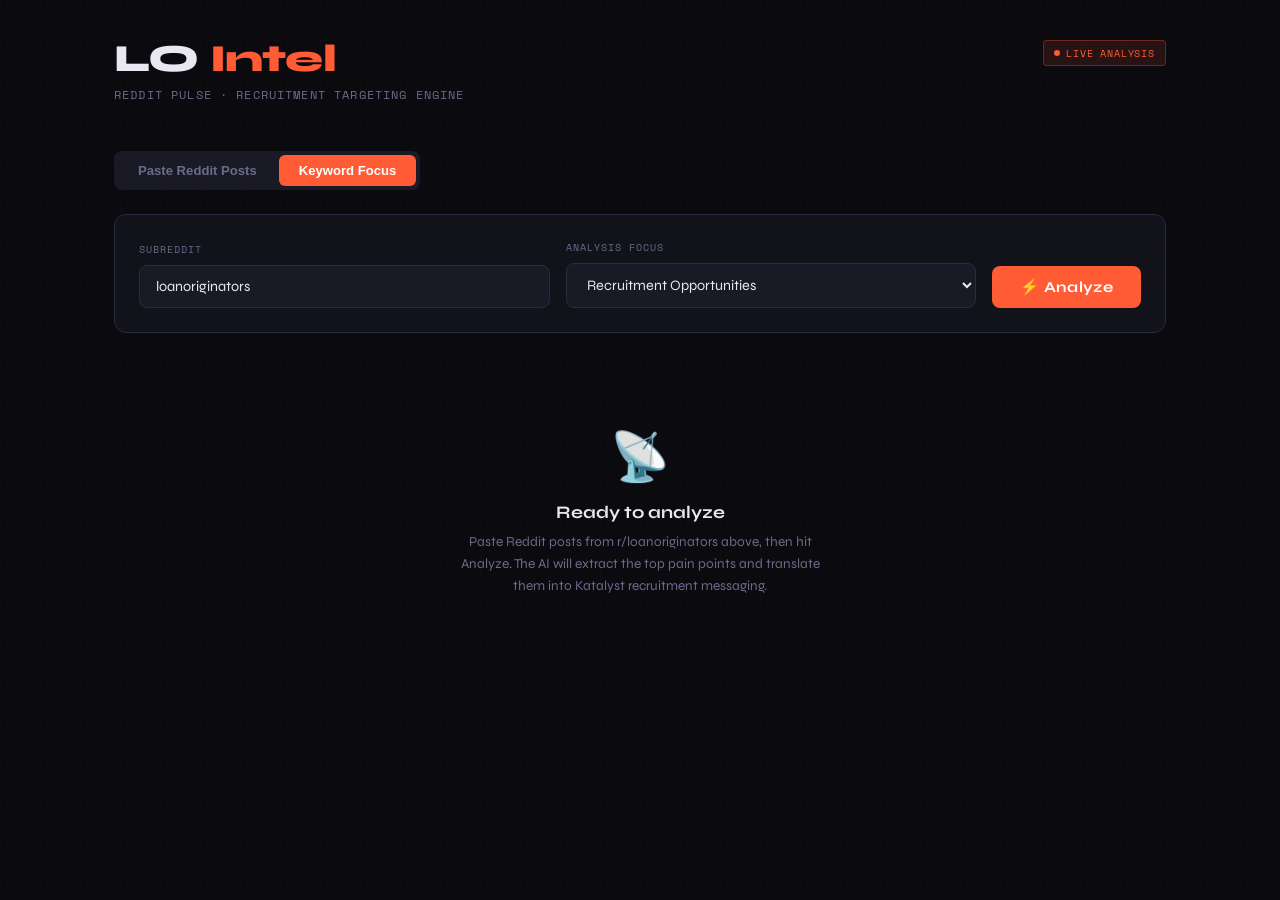
<file: lo-reddit-analyzer.html>
<!DOCTYPE html>
<html lang="en">
<head>
<meta charset="UTF-8">
<meta name="viewport" content="width=device-width, initial-scale=1.0">
<title>LO Intel — Reddit Pulse</title>
<style>
  @import url('https://fonts.googleapis.com/css2?family=Space+Mono:wght@400;700&family=Syne:wght@400;600;800&display=swap');

  :root {
    --bg: #0a0a0f;
    --surface: #12121a;
    --surface2: #1a1a26;
    --border: #2a2a40;
    --accent: #ff5c35;
    --accent2: #ffb347;
    --text: #e8e8f0;
    --muted: #6b6b8a;
    --success: #4ecdc4;
  }

  * { margin: 0; padding: 0; box-sizing: border-box; }

  body {
    background: var(--bg);
    color: var(--text);
    font-family: 'Syne', sans-serif;
    min-height: 100vh;
    overflow-x: hidden;
  }

  /* Grid background */
  body::before {
    content: '';
    position: fixed;
    inset: 0;
    background-image: 
      linear-gradient(rgba(255,92,53,0.03) 1px, transparent 1px),
      linear-gradient(90deg, rgba(255,92,53,0.03) 1px, transparent 1px);
    background-size: 40px 40px;
    pointer-events: none;
    z-index: 0;
  }

  .container {
    max-width: 1100px;
    margin: 0 auto;
    padding: 40px 24px;
    position: relative;
    z-index: 1;
  }

  /* Header */
  header {
    display: flex;
    align-items: flex-start;
    justify-content: space-between;
    margin-bottom: 48px;
    gap: 24px;
    flex-wrap: wrap;
  }

  .logo-area h1 {
    font-size: 2.4rem;
    font-weight: 800;
    letter-spacing: -0.02em;
    line-height: 1;
  }

  .logo-area h1 span {
    color: var(--accent);
  }

  .logo-area p {
    font-family: 'Space Mono', monospace;
    font-size: 0.72rem;
    color: var(--muted);
    margin-top: 8px;
    letter-spacing: 0.1em;
    text-transform: uppercase;
  }

  .badge {
    display: inline-flex;
    align-items: center;
    gap: 6px;
    background: rgba(255,92,53,0.12);
    border: 1px solid rgba(255,92,53,0.3);
    border-radius: 4px;
    padding: 4px 10px;
    font-family: 'Space Mono', monospace;
    font-size: 0.65rem;
    color: var(--accent);
    letter-spacing: 0.08em;
    text-transform: uppercase;
  }

  .dot {
    width: 6px;
    height: 6px;
    background: var(--accent);
    border-radius: 50%;
    animation: pulse 1.5s ease-in-out infinite;
  }

  @keyframes pulse {
    0%, 100% { opacity: 1; transform: scale(1); }
    50% { opacity: 0.5; transform: scale(0.8); }
  }

  /* Controls */
  .controls {
    background: var(--surface);
    border: 1px solid var(--border);
    border-radius: 12px;
    padding: 24px;
    margin-bottom: 32px;
    display: grid;
    grid-template-columns: 1fr 1fr auto;
    gap: 16px;
    align-items: end;
  }

  .field label {
    display: block;
    font-family: 'Space Mono', monospace;
    font-size: 0.65rem;
    text-transform: uppercase;
    letter-spacing: 0.1em;
    color: var(--muted);
    margin-bottom: 8px;
  }

  .field input, .field select {
    width: 100%;
    background: var(--surface2);
    border: 1px solid var(--border);
    border-radius: 8px;
    padding: 12px 16px;
    color: var(--text);
    font-family: 'Syne', sans-serif;
    font-size: 0.9rem;
    outline: none;
    transition: border-color 0.2s;
  }

  .field input:focus, .field select:focus {
    border-color: var(--accent);
  }

  .field select option { background: var(--surface2); }

  .analyze-btn {
    background: var(--accent);
    color: #fff;
    border: none;
    border-radius: 8px;
    padding: 12px 28px;
    font-family: 'Syne', sans-serif;
    font-size: 0.95rem;
    font-weight: 700;
    cursor: pointer;
    white-space: nowrap;
    transition: all 0.2s;
    letter-spacing: 0.02em;
  }

  .analyze-btn:hover { background: #ff3d1a; transform: translateY(-1px); }
  .analyze-btn:active { transform: translateY(0); }
  .analyze-btn:disabled { opacity: 0.5; cursor: not-allowed; transform: none; }

  /* Status bar */
  .status-bar {
    background: var(--surface);
    border: 1px solid var(--border);
    border-radius: 8px;
    padding: 12px 20px;
    margin-bottom: 32px;
    font-family: 'Space Mono', monospace;
    font-size: 0.75rem;
    color: var(--muted);
    display: none;
    align-items: center;
    gap: 12px;
  }

  .status-bar.visible { display: flex; }
  .status-bar .spinner {
    width: 14px;
    height: 14px;
    border: 2px solid var(--border);
    border-top-color: var(--accent);
    border-radius: 50%;
    animation: spin 0.8s linear infinite;
    flex-shrink: 0;
  }
  @keyframes spin { to { transform: rotate(360deg); } }

  /* Top 10 cards */
  .results-header {
    display: flex;
    align-items: center;
    justify-content: space-between;
    margin-bottom: 20px;
  }

  .results-header h2 {
    font-size: 1.3rem;
    font-weight: 800;
    letter-spacing: -0.01em;
  }

  .results-header .count-badge {
    font-family: 'Space Mono', monospace;
    font-size: 0.7rem;
    color: var(--muted);
    background: var(--surface);
    border: 1px solid var(--border);
    padding: 4px 12px;
    border-radius: 4px;
  }

  .complaint-grid {
    display: flex;
    flex-direction: column;
    gap: 12px;
  }

  .complaint-card {
    background: var(--surface);
    border: 1px solid var(--border);
    border-radius: 12px;
    padding: 20px 24px;
    display: grid;
    grid-template-columns: 48px 1fr auto;
    gap: 16px;
    align-items: start;
    transition: border-color 0.2s, transform 0.2s;
    animation: fadeInUp 0.4s ease both;
  }

  @keyframes fadeInUp {
    from { opacity: 0; transform: translateY(16px); }
    to { opacity: 1; transform: translateY(0); }
  }

  .complaint-card:hover {
    border-color: rgba(255,92,53,0.4);
    transform: translateX(4px);
  }

  .rank-num {
    font-family: 'Space Mono', monospace;
    font-size: 1.8rem;
    font-weight: 700;
    line-height: 1;
    color: var(--border);
  }

  .complaint-card.top3 .rank-num { color: var(--accent); }
  .complaint-card.top3 { border-color: rgba(255,92,53,0.25); }

  .card-body h3 {
    font-size: 1rem;
    font-weight: 700;
    margin-bottom: 6px;
    letter-spacing: -0.01em;
  }

  .card-body .complaint-text {
    font-size: 0.85rem;
    color: var(--muted);
    line-height: 1.6;
    margin-bottom: 10px;
  }

  .opportunity-tag {
    display: inline-flex;
    align-items: center;
    gap: 6px;
    background: rgba(78,205,196,0.1);
    border: 1px solid rgba(78,205,196,0.25);
    border-radius: 4px;
    padding: 4px 10px;
    font-size: 0.72rem;
    color: var(--success);
    font-weight: 600;
    letter-spacing: 0.03em;
  }

  .heat-bar {
    display: flex;
    flex-direction: column;
    align-items: flex-end;
    gap: 4px;
    min-width: 70px;
  }

  .heat-score {
    font-family: 'Space Mono', monospace;
    font-size: 1.4rem;
    font-weight: 700;
    color: var(--accent);
    line-height: 1;
  }

  .heat-label {
    font-family: 'Space Mono', monospace;
    font-size: 0.6rem;
    color: var(--muted);
    text-transform: uppercase;
    letter-spacing: 0.08em;
  }

  .heat-fill {
    width: 60px;
    height: 4px;
    background: var(--border);
    border-radius: 2px;
    overflow: hidden;
  }

  .heat-fill-inner {
    height: 100%;
    background: linear-gradient(90deg, var(--accent2), var(--accent));
    border-radius: 2px;
    transition: width 1s ease;
  }

  /* Empty state */
  .empty-state {
    text-align: center;
    padding: 64px 24px;
    color: var(--muted);
  }

  .empty-state .icon {
    font-size: 3rem;
    margin-bottom: 16px;
  }

  .empty-state h3 {
    font-size: 1.1rem;
    font-weight: 700;
    margin-bottom: 8px;
    color: var(--text);
  }

  .empty-state p {
    font-size: 0.85rem;
    max-width: 380px;
    margin: 0 auto;
    line-height: 1.6;
  }

  /* Summary bar */
  .summary-strip {
    background: linear-gradient(135deg, rgba(255,92,53,0.1), rgba(255,179,71,0.08));
    border: 1px solid rgba(255,92,53,0.2);
    border-radius: 12px;
    padding: 20px 24px;
    margin-bottom: 32px;
    display: none;
  }

  .summary-strip.visible { display: block; }

  .summary-strip h3 {
    font-size: 0.8rem;
    font-family: 'Space Mono', monospace;
    text-transform: uppercase;
    letter-spacing: 0.1em;
    color: var(--accent);
    margin-bottom: 8px;
  }

  .summary-strip p {
    font-size: 0.9rem;
    color: var(--text);
    line-height: 1.7;
  }

  /* Paste mode toggle */
  .mode-tabs {
    display: flex;
    gap: 2px;
    background: var(--surface2);
    border-radius: 8px;
    padding: 4px;
    margin-bottom: 24px;
    width: fit-content;
  }

  .mode-tab {
    padding: 8px 20px;
    border-radius: 6px;
    font-size: 0.82rem;
    font-weight: 600;
    cursor: pointer;
    transition: all 0.2s;
    border: none;
    background: transparent;
    color: var(--muted);
  }

  .mode-tab.active {
    background: var(--accent);
    color: #fff;
  }

  .paste-area {
    display: none;
    margin-bottom: 16px;
  }

  .paste-area.visible { display: block; }

  .paste-area textarea {
    width: 100%;
    background: var(--surface2);
    border: 1px solid var(--border);
    border-radius: 8px;
    padding: 16px;
    color: var(--text);
    font-family: 'Space Mono', monospace;
    font-size: 0.78rem;
    line-height: 1.6;
    resize: vertical;
    min-height: 140px;
    outline: none;
    transition: border-color 0.2s;
  }

  .paste-area textarea:focus { border-color: var(--accent); }
  .paste-area textarea::placeholder { color: var(--muted); }

  @media (max-width: 640px) {
    .controls { grid-template-columns: 1fr; }
    .complaint-card { grid-template-columns: 40px 1fr; }
    .heat-bar { display: none; }
    .logo-area h1 { font-size: 1.8rem; }
  }
</style>
</head>
<body>
<div class="container">

  <header>
    <div class="logo-area">
      <h1>LO <span>Intel</span></h1>
      <p>Reddit Pulse · Recruitment Targeting Engine</p>
    </div>
    <div class="badge"><div class="dot"></div> Live Analysis</div>
  </header>

  <!-- Mode toggle -->
  <div class="mode-tabs">
    <button class="mode-tab active" onclick="setMode('paste')">Paste Reddit Posts</button>
    <button class="mode-tab" onclick="setMode('keywords')">Keyword Focus</button>
  </div>

  <div class="controls">
    <div class="field" id="subfield">
      <label>Subreddit</label>
      <input type="text" id="subreddit" value="loanoriginators" placeholder="loanoriginators">
    </div>
    <div class="field">
      <label>Analysis Focus</label>
      <select id="focus">
        <option value="recruitment">Recruitment Opportunities</option>
        <option value="complaints">Top Complaints</option>
        <option value="company">Company Gripes</option>
        <option value="comp">Compensation Issues</option>
        <option value="tech">Technology Frustrations</option>
      </select>
    </div>
    <button class="analyze-btn" id="analyzeBtn" onclick="analyze()">⚡ Analyze</button>
  </div>

  <div class="paste-area visible" id="pasteArea">
    <div class="field">
      <label>Paste Reddit posts/comments here (copy from r/loanoriginators)</label>
      <textarea id="pasteInput" placeholder="Paste any Reddit posts, threads, or comments from r/loanoriginators here. The more text you paste, the better the analysis. You can copy entire comment threads.&#10;&#10;Example: Just copy text from reddit.com/r/loanoriginators and paste it here..."></textarea>
    </div>
  </div>

  <div class="status-bar" id="statusBar">
    <div class="spinner"></div>
    <span id="statusText">Analyzing sentiment patterns...</span>
  </div>

  <div class="summary-strip" id="summaryStrip">
    <h3>📍 Katalyst Recruitment Insight</h3>
    <p id="summaryText"></p>
  </div>

  <div class="results-header" id="resultsHeader" style="display:none">
    <h2>Top Pain Points & Opportunities</h2>
    <div class="count-badge" id="sourceCount">— posts analyzed</div>
  </div>

  <div class="complaint-grid" id="complaintGrid">
    <div class="empty-state">
      <div class="icon">📡</div>
      <h3>Ready to analyze</h3>
      <p>Paste Reddit posts from r/loanoriginators above, then hit Analyze. The AI will extract the top pain points and translate them into Katalyst recruitment messaging.</p>
    </div>
  </div>

</div>

<script>
let currentMode = 'paste';

function setMode(mode) {
  currentMode = mode;
  document.querySelectorAll('.mode-tab').forEach((t, i) => {
    t.classList.toggle('active', (i === 0 && mode === 'paste') || (i === 1 && mode === 'keywords'));
  });
  document.getElementById('pasteArea').classList.toggle('visible', mode === 'paste');
}

function setStatus(text, visible = true) {
  const bar = document.getElementById('statusBar');
  document.getElementById('statusText').textContent = text;
  bar.classList.toggle('visible', visible);
}

async function analyze() {
  const btn = document.getElementById('analyzeBtn');
  const focus = document.getElementById('focus').value;
  const subreddit = document.getElementById('subreddit').value || 'loanoriginators';
  const pastedText = document.getElementById('pasteInput').value.trim();

  if (currentMode === 'paste' && !pastedText) {
    alert('Please paste some Reddit text first!');
    return;
  }

  btn.disabled = true;
  setStatus('Sending to AI for analysis...');
  document.getElementById('summaryStrip').classList.remove('visible');
  document.getElementById('resultsHeader').style.display = 'none';

  const systemPrompt = `You are a mortgage industry recruitment strategist analyzing loan officer (LO) complaints and grievances from Reddit. Your job is to identify the top pain points and translate them into recruitment opportunities for The Katalyst Group, a high-performance mortgage team under ETHOS Lending.

When analyzing text, extract the genuine complaints, frustrations, and pain points that LOs are expressing. Then for each one, identify how a well-run mortgage team could position itself as the solution.

ALWAYS respond with valid JSON only. No markdown, no preamble. Format:
{
  "summary": "1-2 sentence executive summary of the biggest themes for Katalyst's recruitment strategy",
  "postsAnalyzed": <estimated number of posts/comments in the text>,
  "complaints": [
    {
      "rank": 1,
      "title": "Short pain point title",
      "complaint": "What LOs are actually saying/feeling about this (2-3 sentences, use their voice)",
      "opportunity": "How Katalyst can position this in recruitment messaging (1 sentence)",
      "heatScore": <number 1-100 representing frequency/intensity>
    }
  ]
}

Return exactly 10 complaints ranked by frequency and emotional intensity.`;

  const userPrompt = currentMode === 'paste'
    ? `Analyze these Reddit posts/comments from r/${subreddit} and extract the top 10 LO pain points. Focus: ${focus}.\n\nText to analyze:\n\n${pastedText}`
    : `Based on your knowledge of r/${subreddit} and the mortgage LO community, generate the top 10 most common pain points and complaints that loan originators express online. Focus especially on: ${focus}. Make this realistic and specific to what LOs actually post about.`;

  try {
    setStatus('AI is reading the posts...');
    const response = await fetch('https://api.anthropic.com/v1/messages', {
      method: 'POST',
      headers: { 'Content-Type': 'application/json' },
      body: JSON.stringify({
        model: 'claude-sonnet-4-20250514',
        max_tokens: 1000,
        system: systemPrompt,
        messages: [{ role: 'user', content: userPrompt }]
      })
    });

    const data = await response.json();
    const raw = data.content.map(b => b.text || '').join('');
    
    // Clean JSON
    const cleaned = raw.replace(/```json|```/g, '').trim();
    const result = JSON.parse(cleaned);

    setStatus('', false);
    renderResults(result);

  } catch (err) {
    console.error(err);
    setStatus('Error — check console. Try again.', true);
  }

  btn.disabled = false;
}

function renderResults(data) {
  // Summary
  document.getElementById('summaryText').textContent = data.summary;
  document.getElementById('summaryStrip').classList.add('visible');

  // Header
  document.getElementById('resultsHeader').style.display = 'flex';
  document.getElementById('sourceCount').textContent = `~${data.postsAnalyzed} posts analyzed`;

  // Cards
  const grid = document.getElementById('complaintGrid');
  grid.innerHTML = '';

  data.complaints.forEach((item, idx) => {
    const card = document.createElement('div');
    card.className = `complaint-card${idx < 3 ? ' top3' : ''}`;
    card.style.animationDelay = `${idx * 0.05}s`;

    const fillPct = Math.round((item.heatScore / 100) * 100);

    card.innerHTML = `
      <div class="rank-num">${String(item.rank).padStart(2,'0')}</div>
      <div class="card-body">
        <h3>${item.title}</h3>
        <p class="complaint-text">${item.complaint}</p>
        <div class="opportunity-tag">💡 ${item.opportunity}</div>
      </div>
      <div class="heat-bar">
        <div class="heat-score">${item.heatScore}</div>
        <div class="heat-label">heat</div>
        <div class="heat-fill"><div class="heat-fill-inner" style="width:${fillPct}%"></div></div>
      </div>
    `;
    grid.appendChild(card);
  });
}

// Auto-load with knowledge-based analysis on page load so Trevor sees value immediately
window.addEventListener('load', () => {
  // Trigger a knowledge-based analysis automatically
  setTimeout(() => {
    setMode('keywords');
    document.querySelector('.mode-tab:last-child').click();
    // Quietly pre-populate
  }, 500);
});
</script>
</body>
</html>
</file>
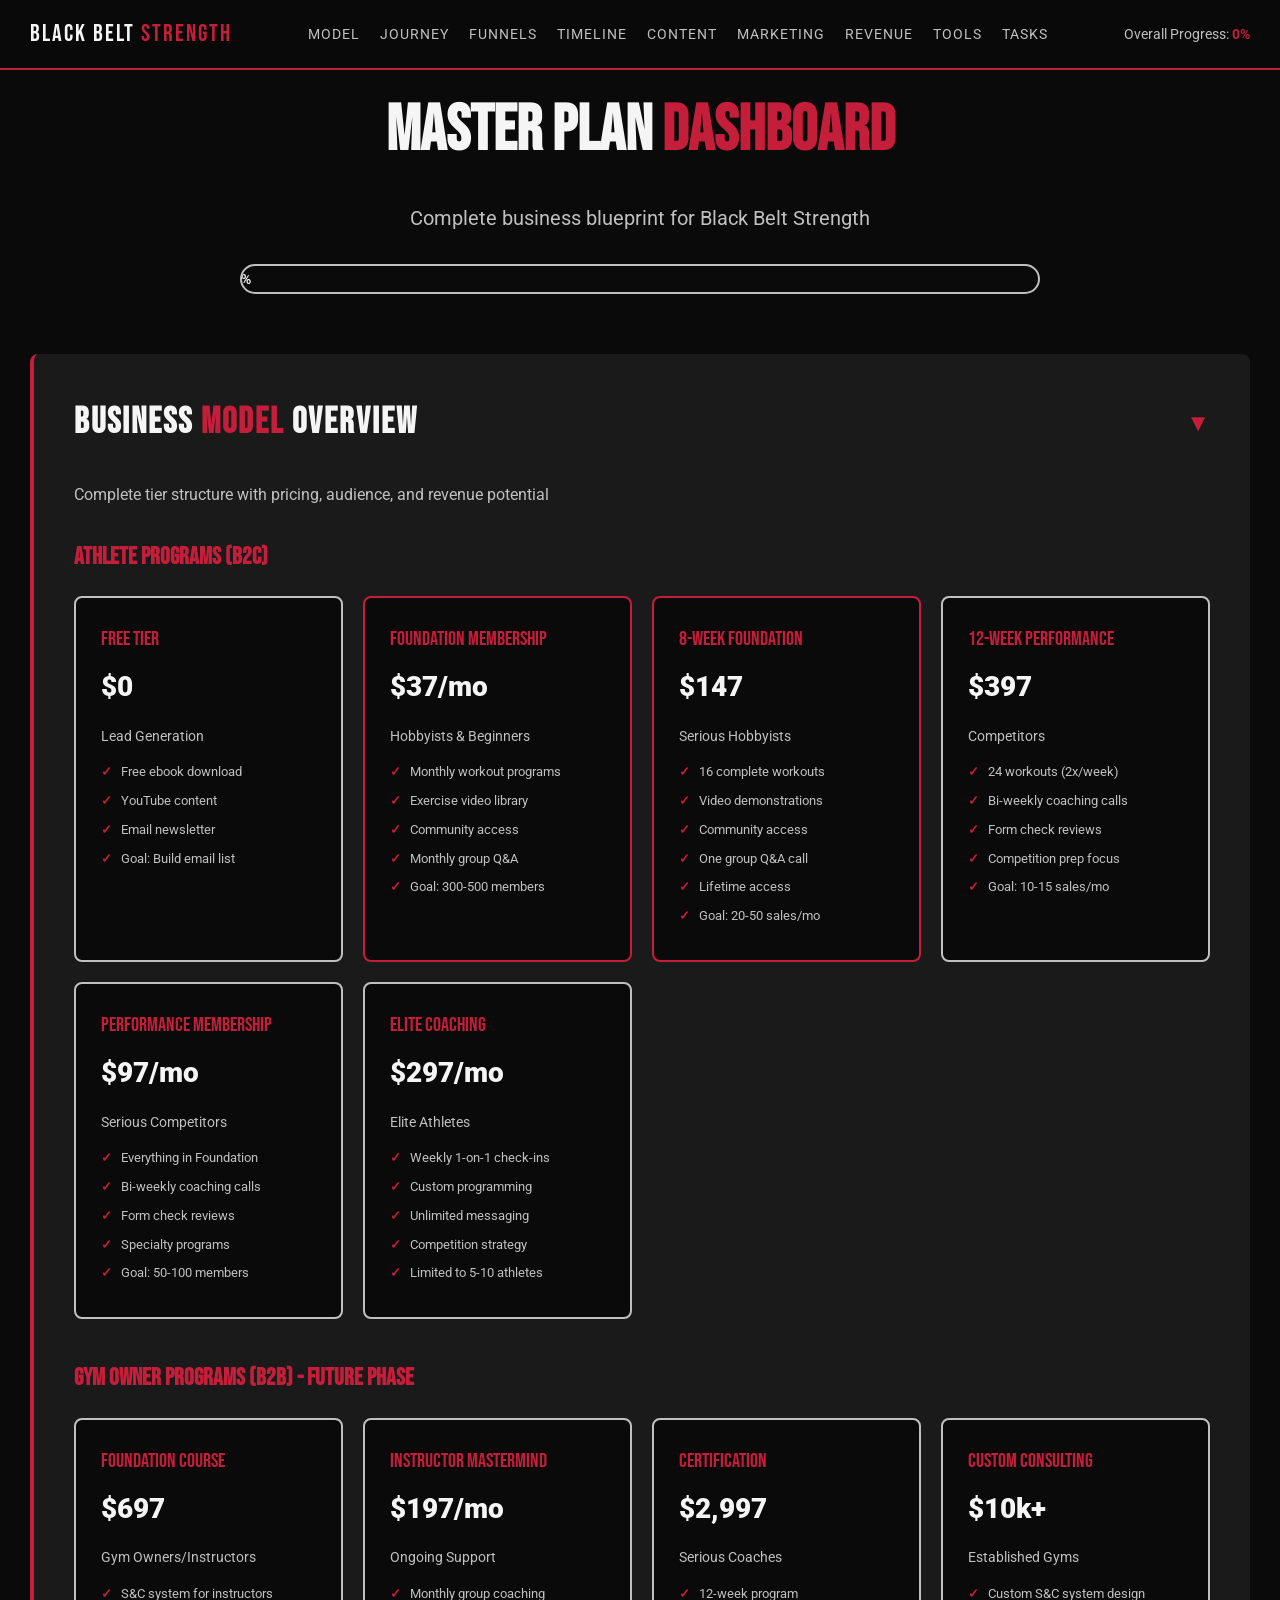
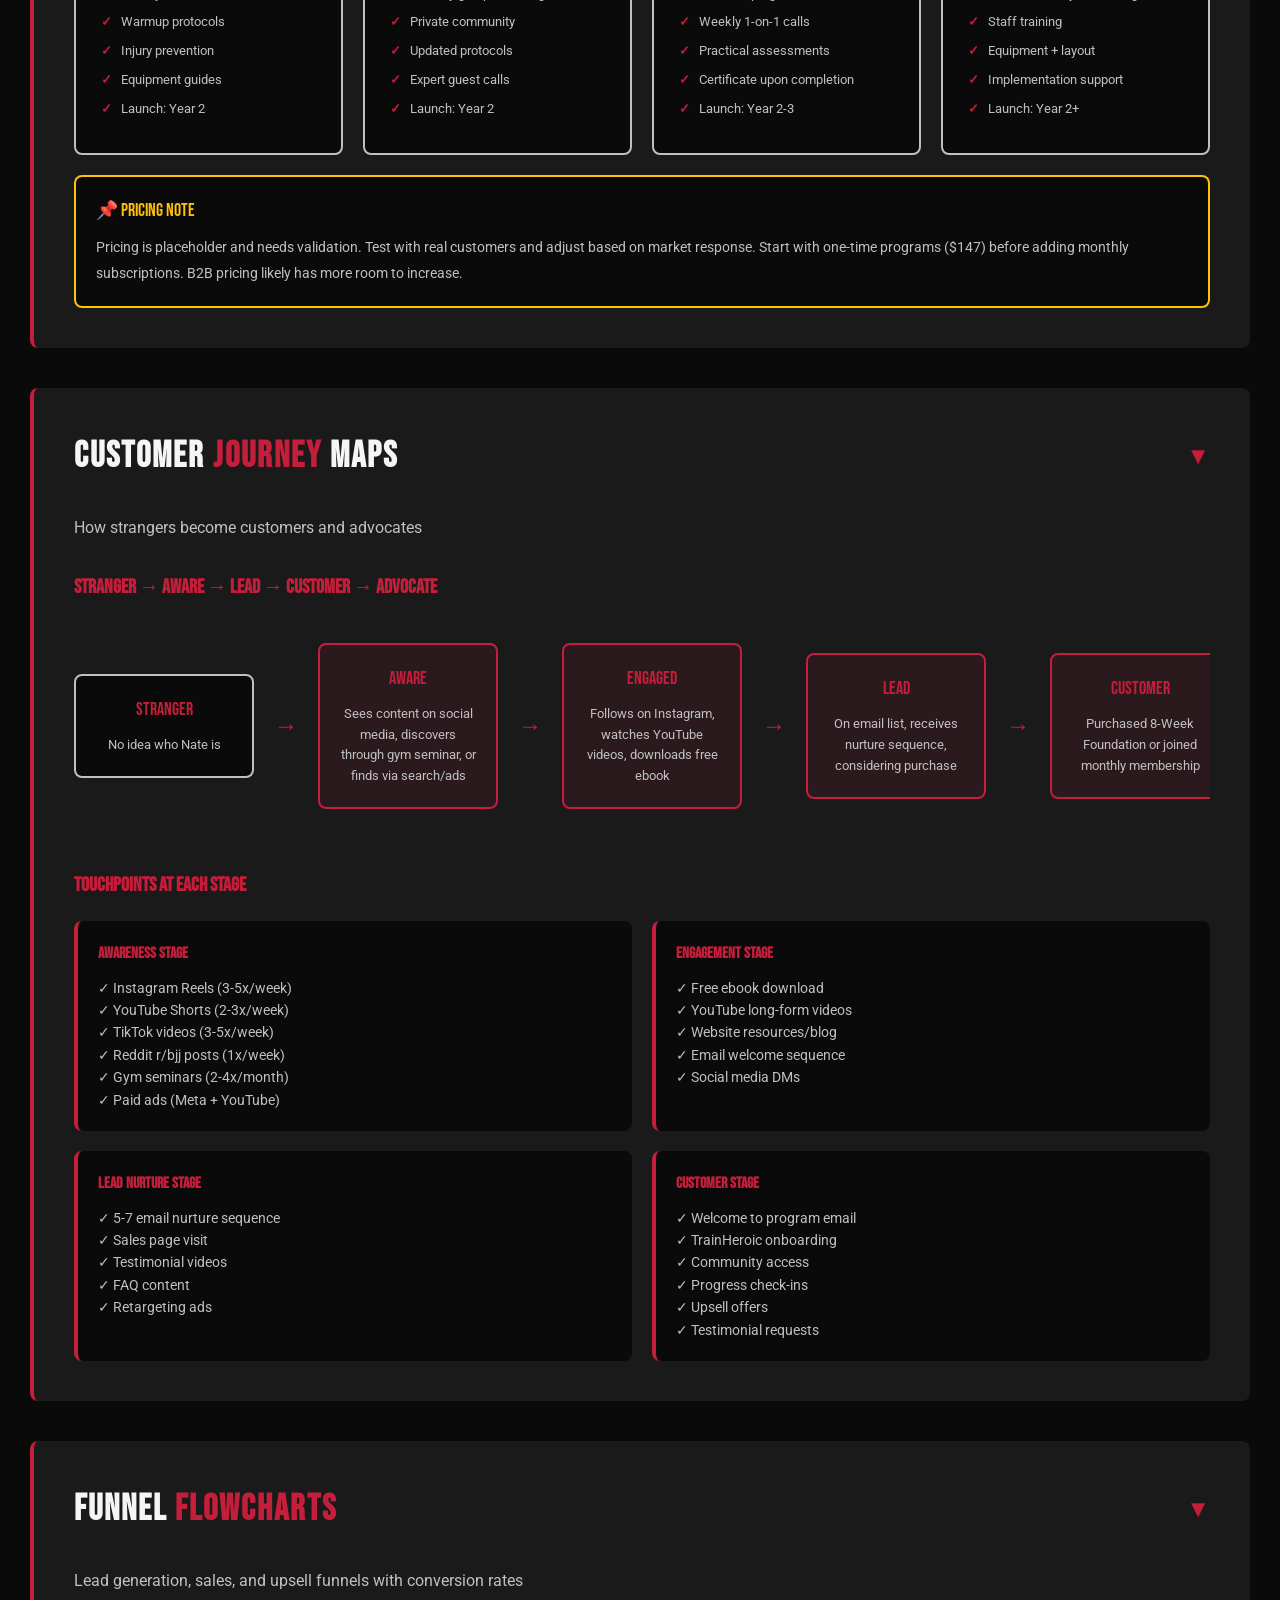
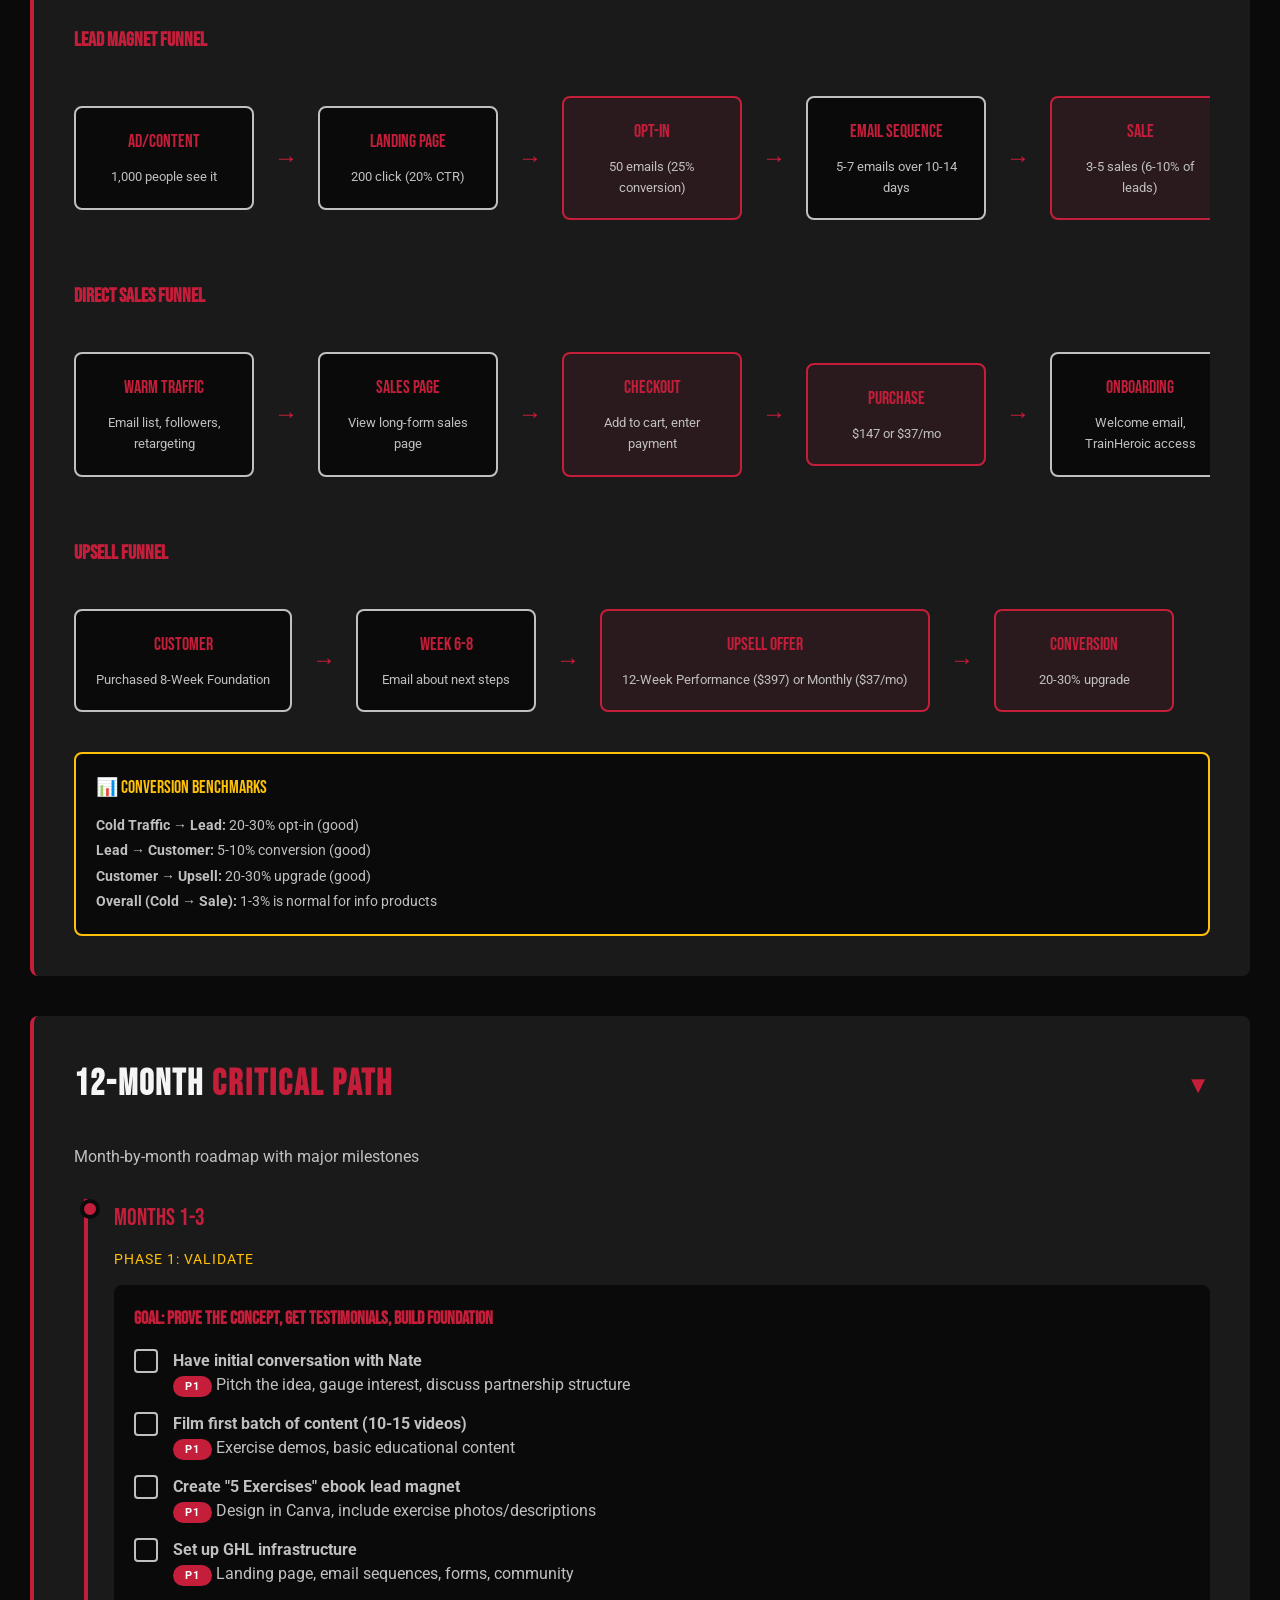
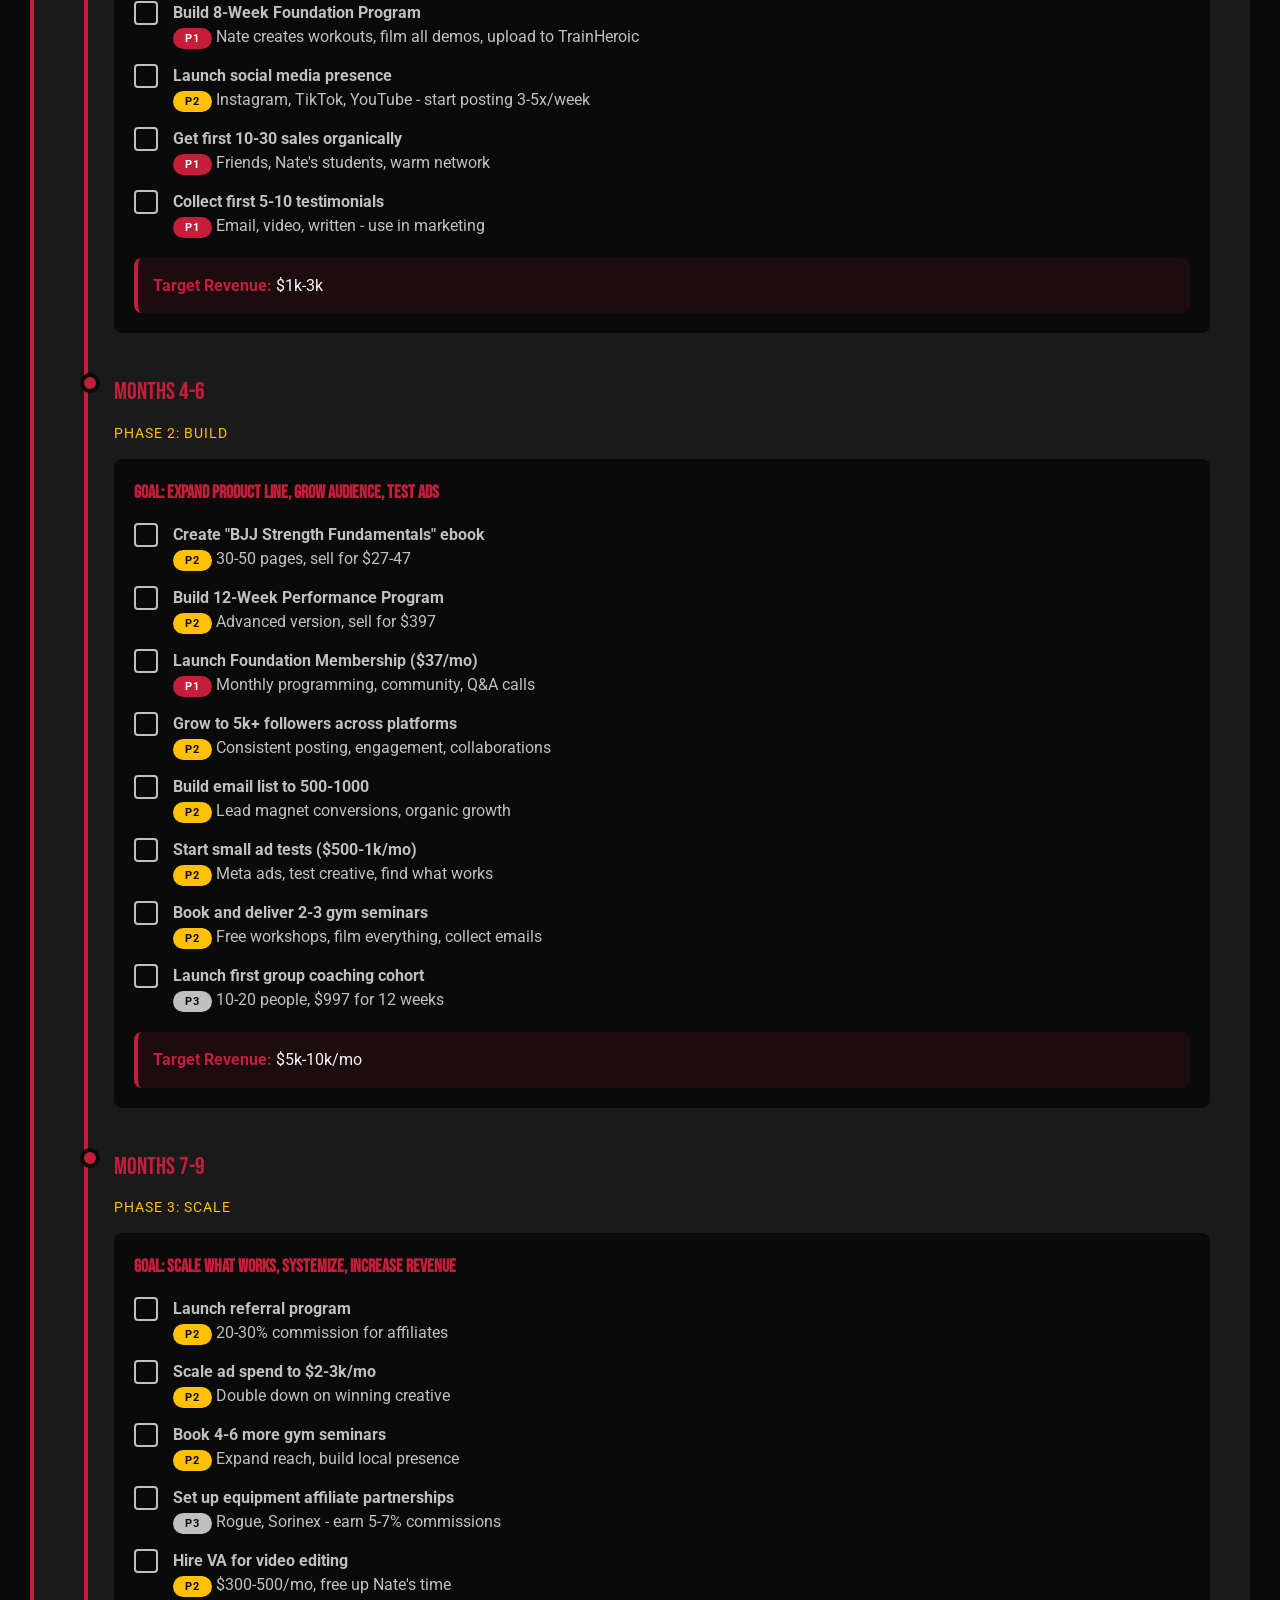
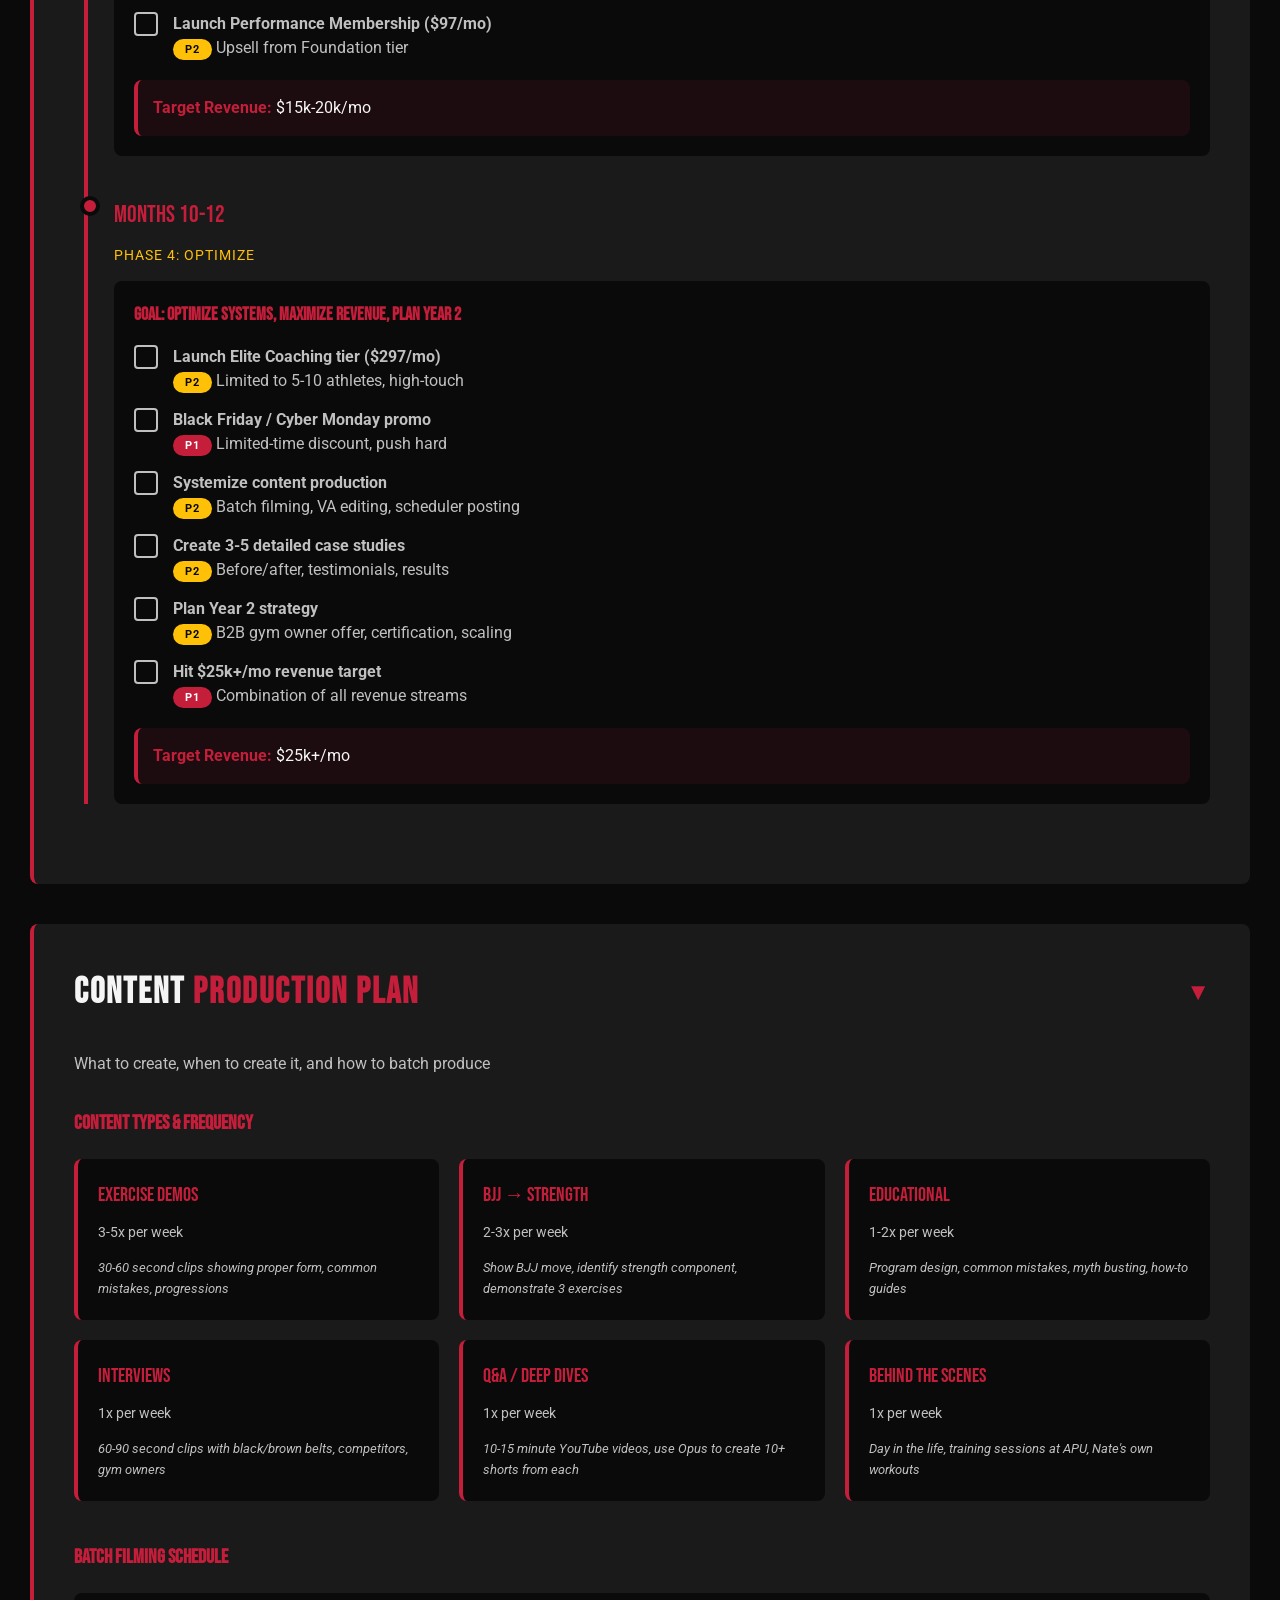
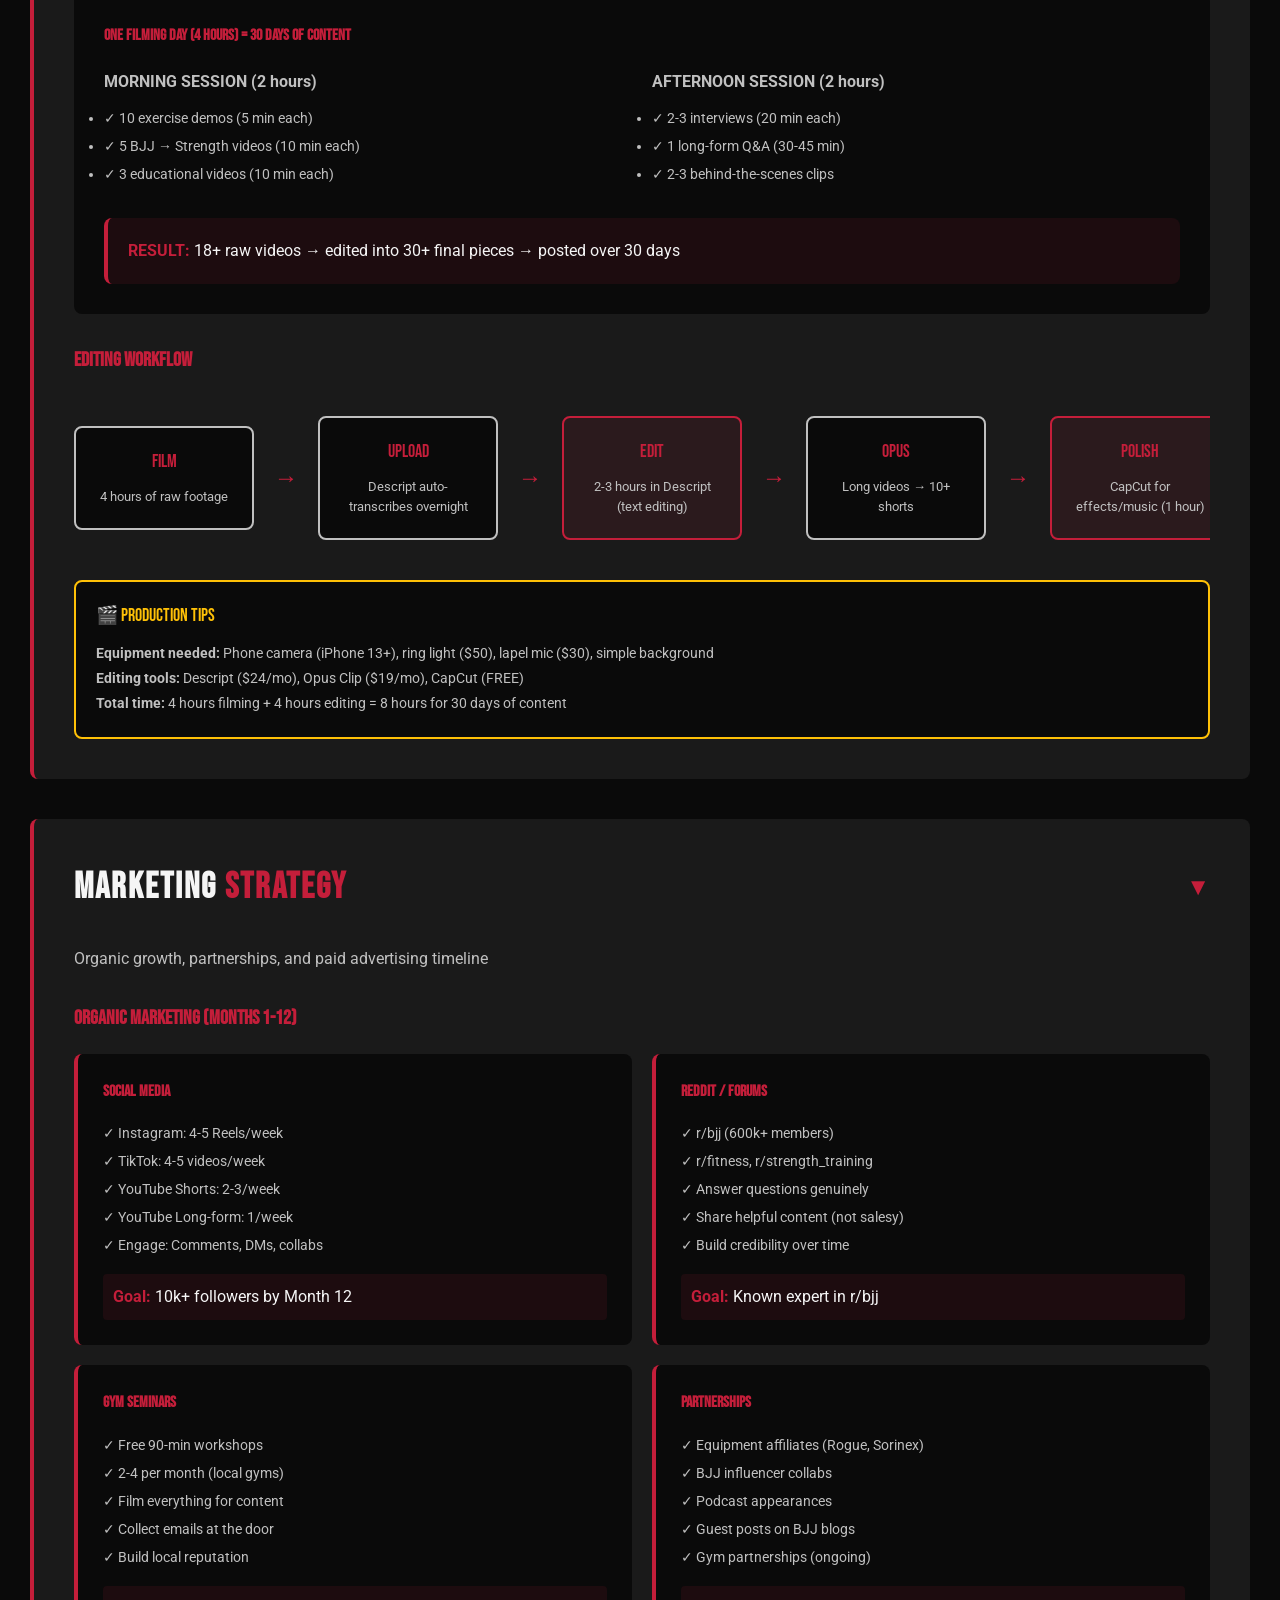
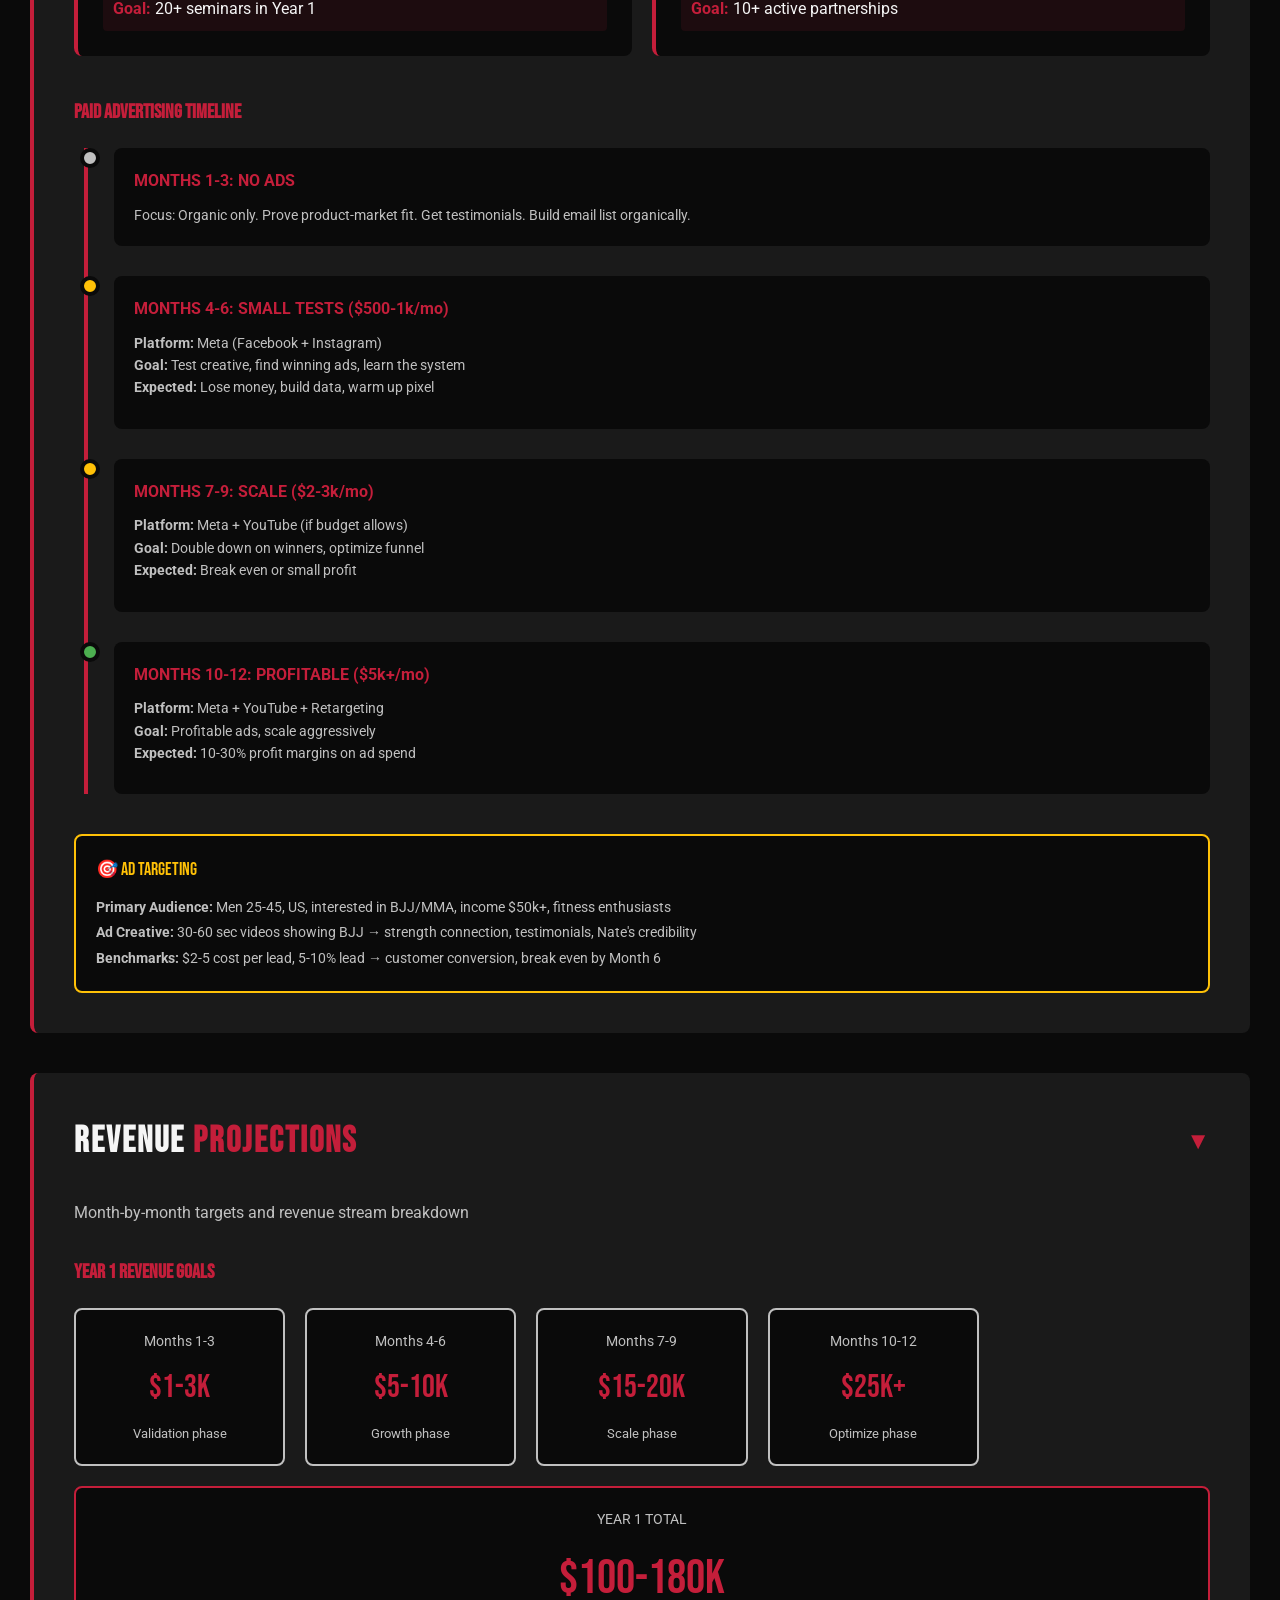
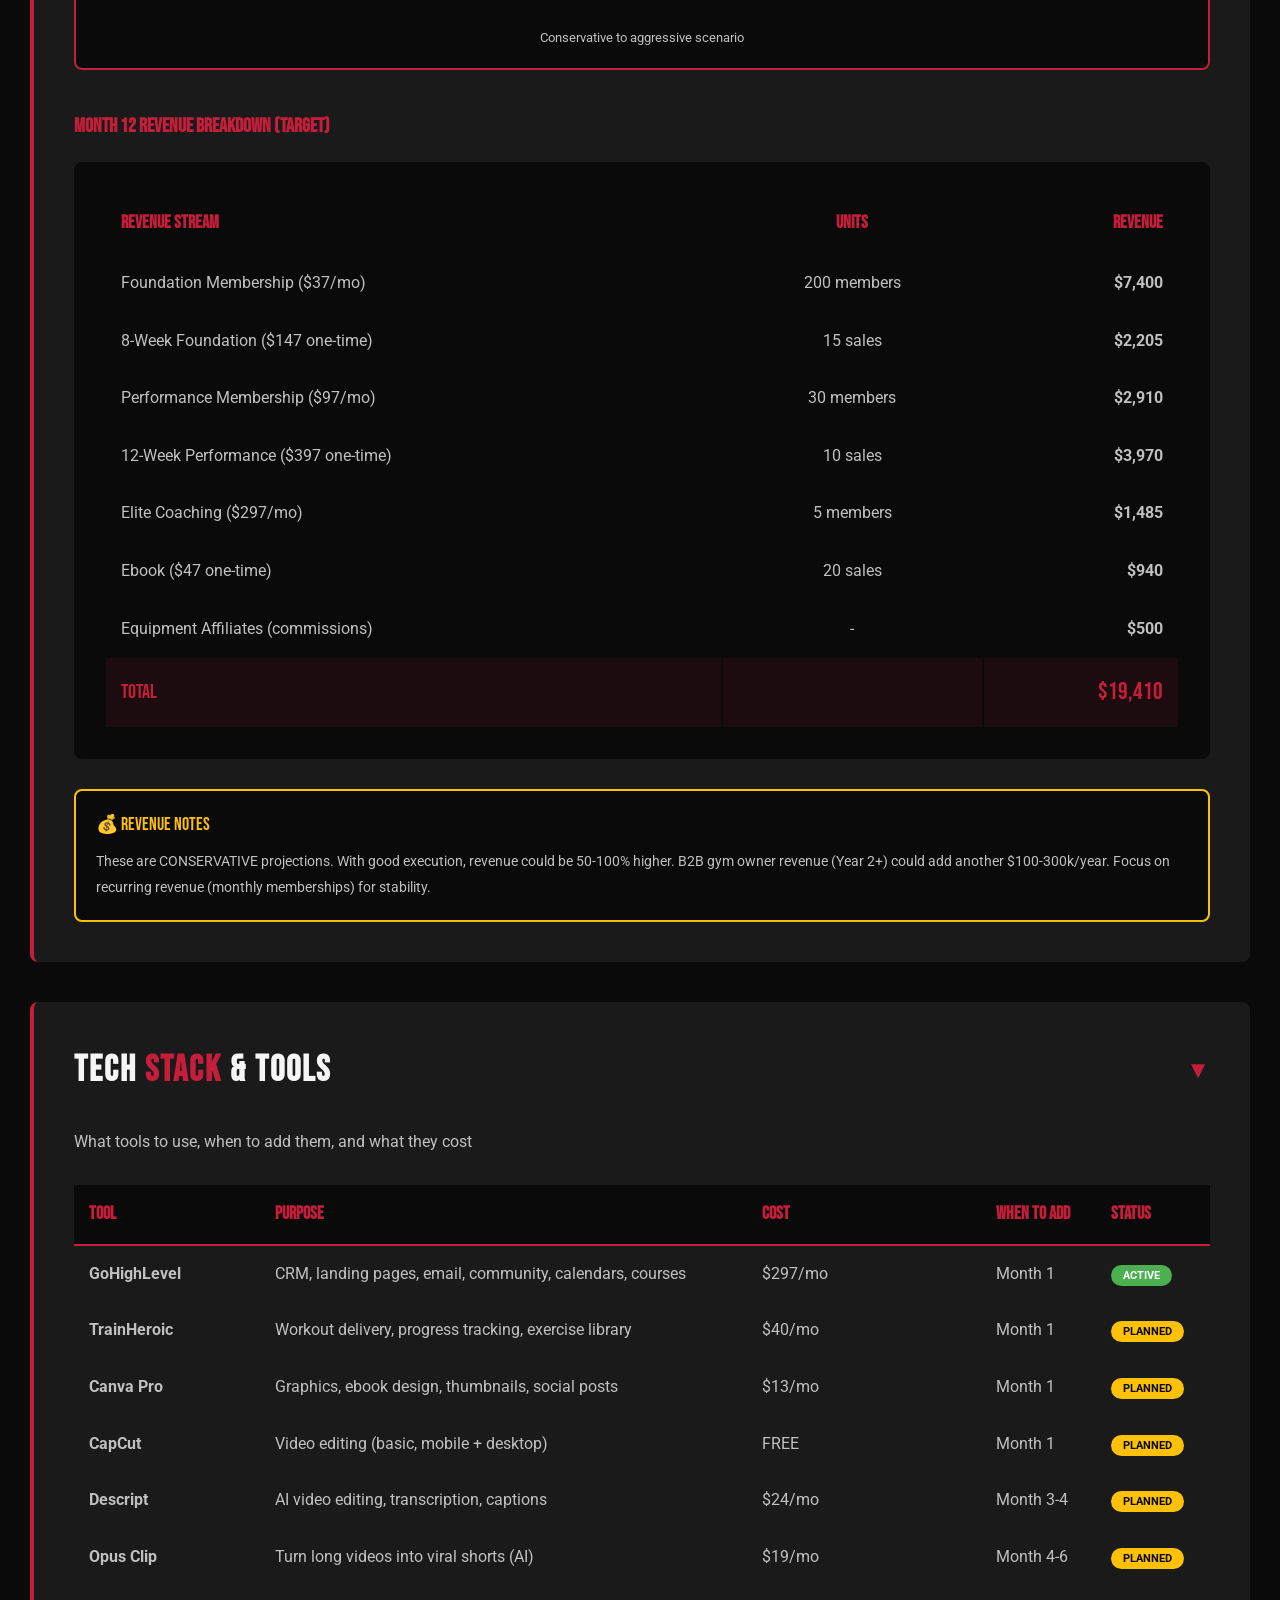
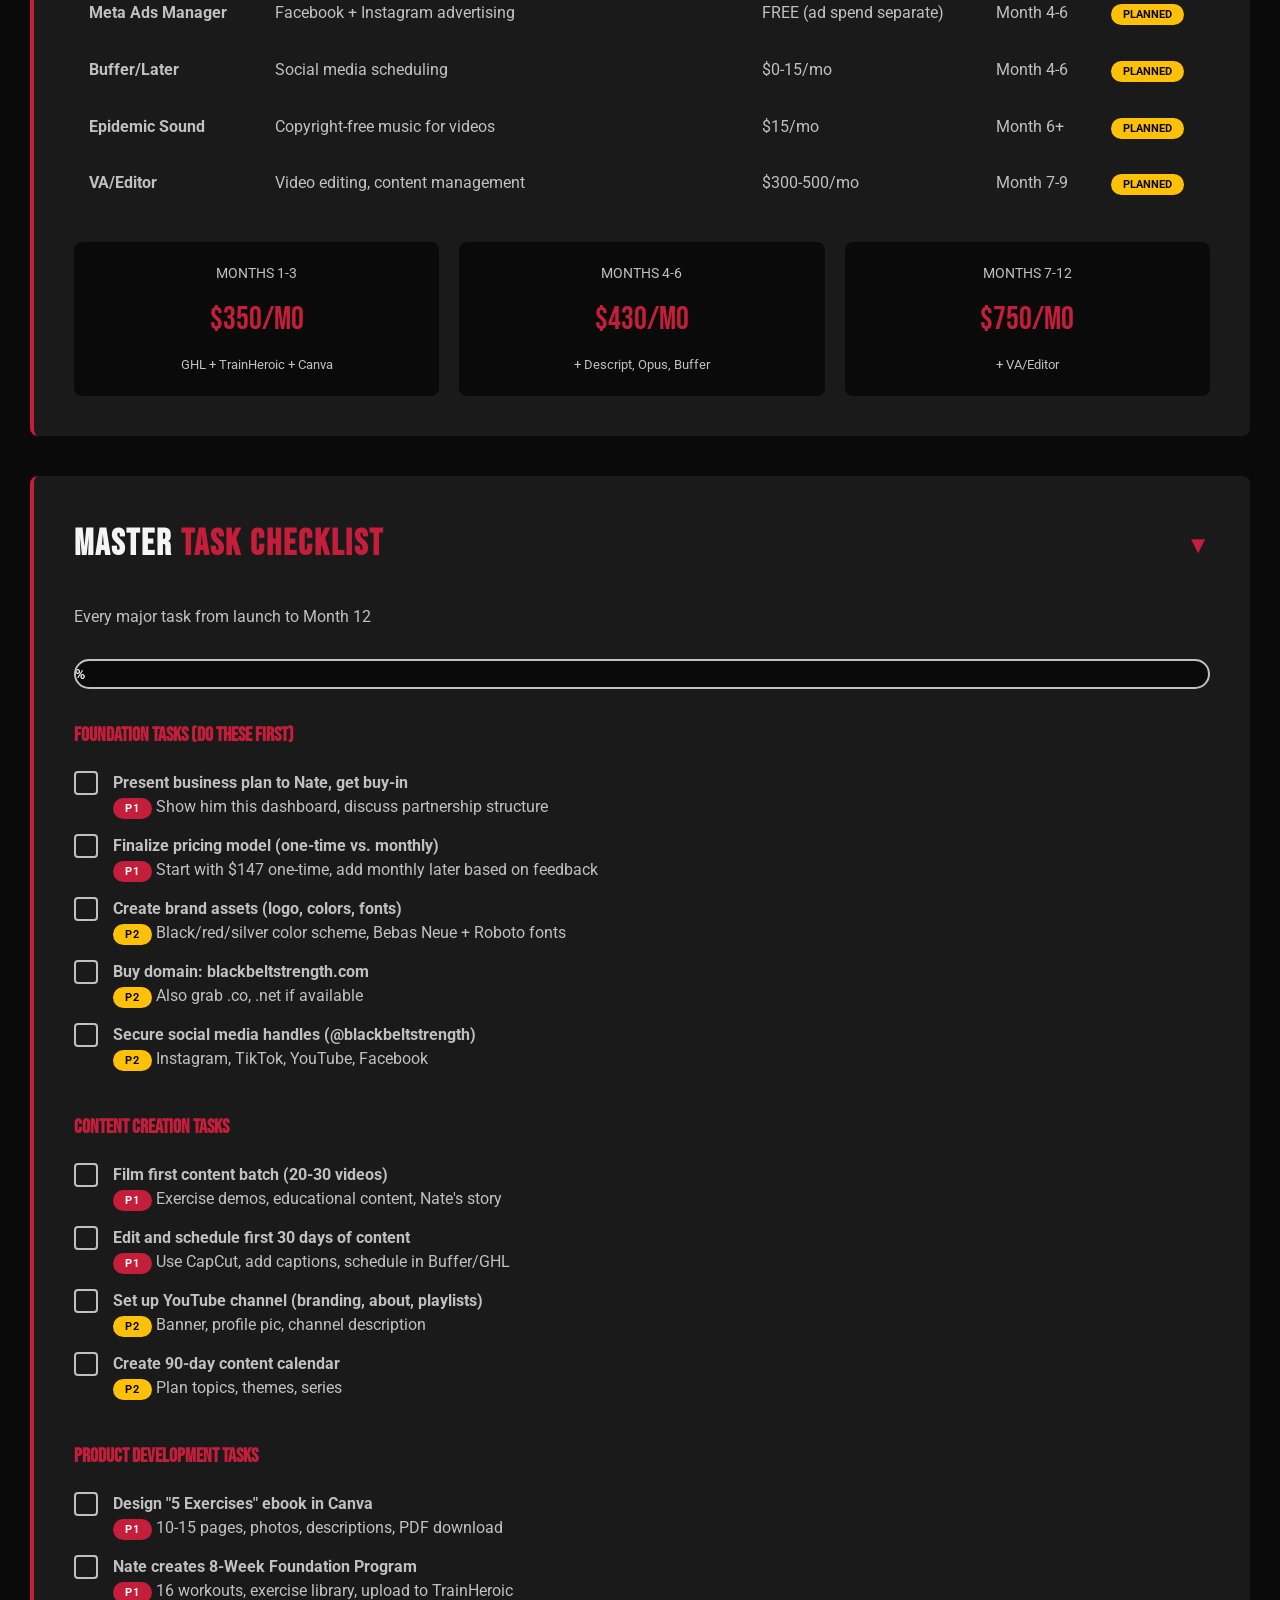
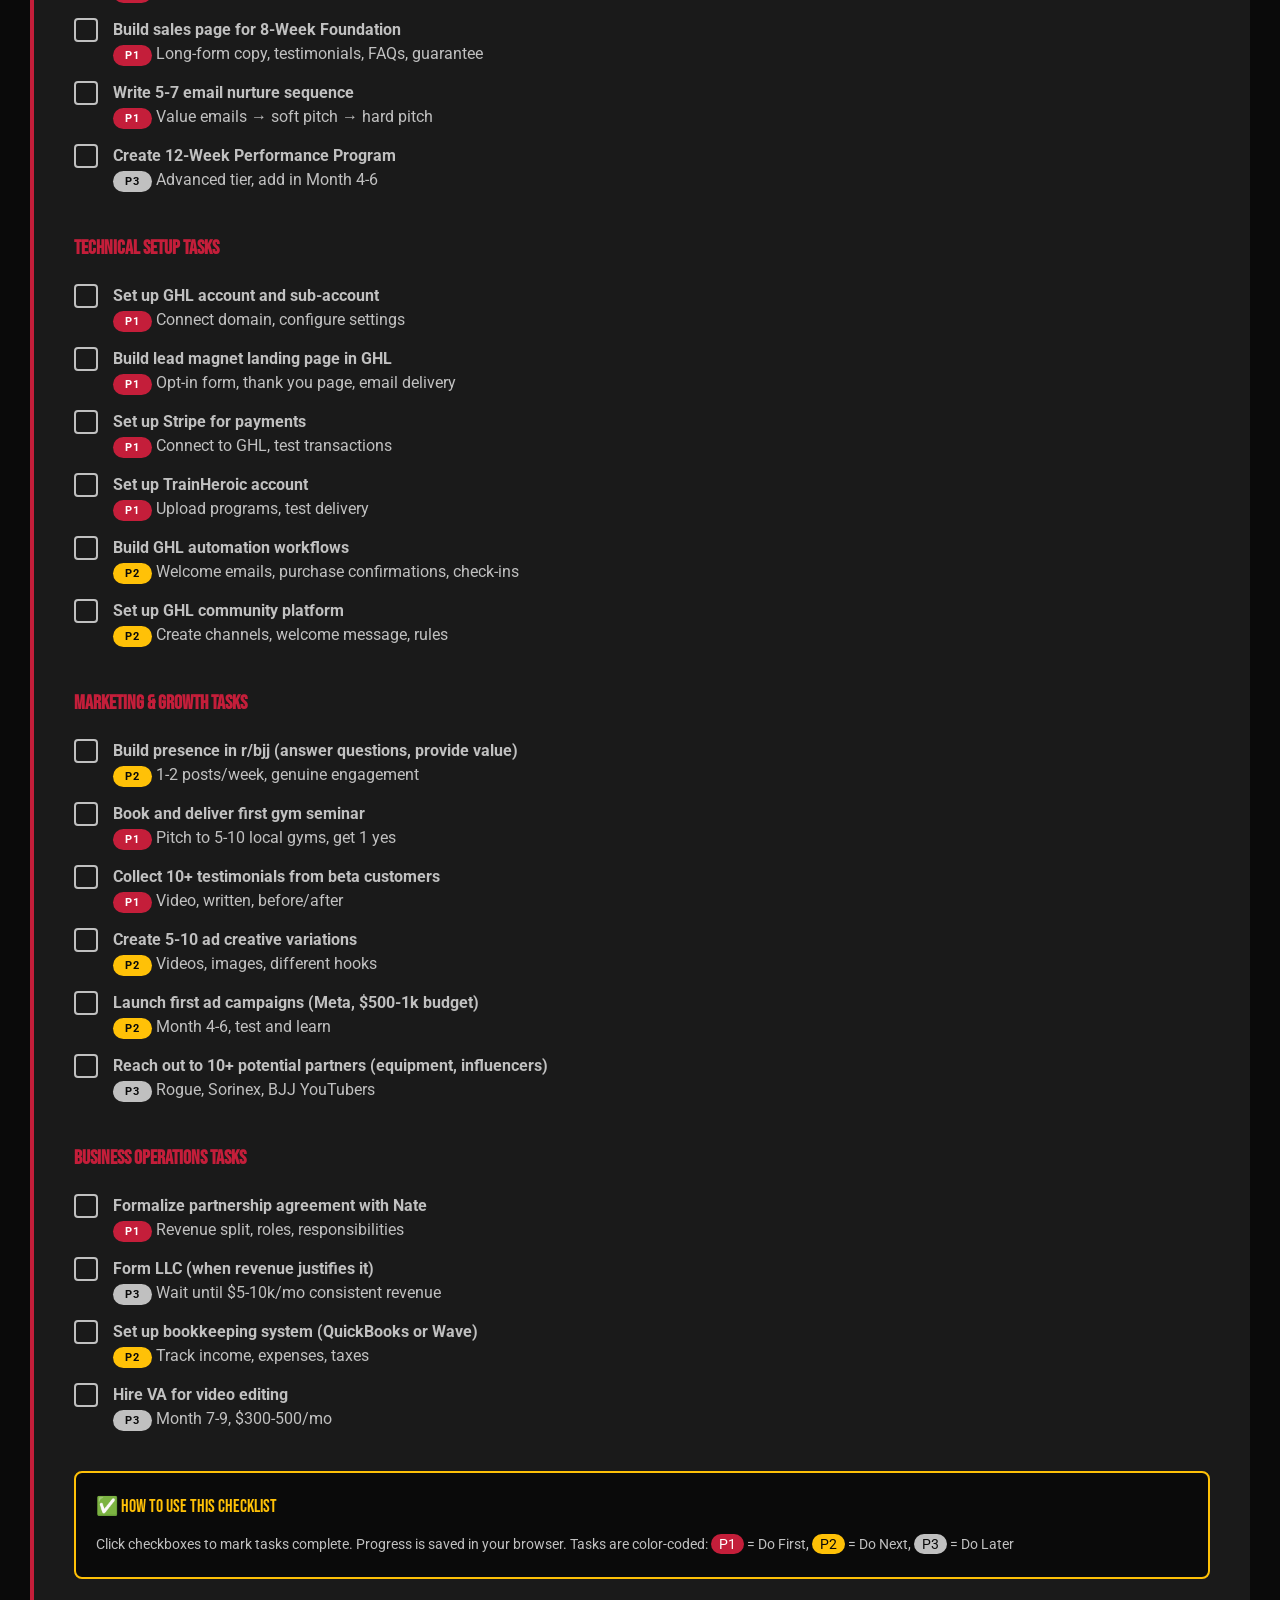
<file: planning-doc.html>
<!DOCTYPE html>
<html lang="en">
<head>
    <meta charset="UTF-8">
    <meta name="viewport" content="width=device-width, initial-scale=1.0">
    <title>Black Belt Strength - Master Plan Dashboard</title>
    <link href="https://fonts.googleapis.com/css2?family=Bebas+Neue&family=Roboto:wght@300;400;700;900&display=swap" rel="stylesheet">
    <style>
        * {
            margin: 0;
            padding: 0;
            box-sizing: border-box;
        }

        :root {
            --black: #0A0A0A;
            --red: #C41E3A;
            --silver: #C0C0C0;
            --off-white: #F5F5F5;
            --dark-grey: #1a1a1a;
            --green: #4CAF50;
            --yellow: #FFC107;
        }

        body {
            font-family: 'Roboto', sans-serif;
            background: var(--black);
            color: var(--off-white);
            line-height: 1.6;
        }

        /* NAVIGATION */
        .nav {
            position: fixed;
            top: 0;
            left: 0;
            right: 0;
            background: rgba(10, 10, 10, 0.98);
            padding: 15px 30px;
            border-bottom: 2px solid var(--red);
            z-index: 1000;
            display: flex;
            justify-content: space-between;
            align-items: center;
        }

        .logo {
            font-family: 'Bebas Neue', sans-serif;
            font-size: 24px;
            letter-spacing: 2px;
        }

        .logo span {
            color: var(--red);
        }

        .nav-links {
            display: flex;
            gap: 20px;
            list-style: none;
        }

        .nav-links a {
            color: var(--silver);
            text-decoration: none;
            font-size: 14px;
            text-transform: uppercase;
            letter-spacing: 1px;
            transition: color 0.3s;
        }

        .nav-links a:hover {
            color: var(--red);
        }

        .progress-summary {
            font-size: 14px;
            color: var(--silver);
        }

        .progress-summary span {
            color: var(--red);
            font-weight: 700;
        }

        /* MAIN CONTAINER */
        .container {
            max-width: 1400px;
            margin: 80px auto 40px;
            padding: 0 30px;
        }

        /* SECTION STYLING */
        .section {
            background: var(--dark-grey);
            border-radius: 8px;
            padding: 40px;
            margin-bottom: 40px;
            border-left: 4px solid var(--red);
        }

        .section-header {
            display: flex;
            justify-content: space-between;
            align-items: center;
            margin-bottom: 30px;
            cursor: pointer;
            user-select: none;
        }

        .section-title {
            font-family: 'Bebas Neue', sans-serif;
            font-size: 36px;
            letter-spacing: 2px;
        }

        .section-title span {
            color: var(--red);
        }

        .toggle-icon {
            font-size: 24px;
            color: var(--red);
            transition: transform 0.3s;
        }

        .section-content {
            max-height: 10000px;
            overflow: hidden;
            transition: max-height 0.3s ease;
        }

        .section-content.collapsed {
            max-height: 0;
        }

        .section.collapsed .toggle-icon {
            transform: rotate(180deg);
        }

        /* BUSINESS MODEL TIERS */
        .tier-grid {
            display: grid;
            grid-template-columns: repeat(auto-fit, minmax(250px, 1fr));
            gap: 20px;
            margin-top: 20px;
        }

        .tier-card {
            background: var(--black);
            padding: 25px;
            border-radius: 8px;
            border: 2px solid var(--silver);
            transition: border-color 0.3s;
        }

        .tier-card:hover {
            border-color: var(--red);
        }

        .tier-card.priority {
            border-color: var(--red);
        }

        .tier-label {
            font-family: 'Bebas Neue', sans-serif;
            font-size: 20px;
            color: var(--red);
            margin-bottom: 10px;
        }

        .tier-price {
            font-size: 28px;
            font-weight: 900;
            color: var(--off-white);
            margin-bottom: 15px;
        }

        .tier-audience {
            font-size: 14px;
            color: var(--silver);
            margin-bottom: 15px;
        }

        .tier-features {
            list-style: none;
            font-size: 13px;
            color: var(--silver);
        }

        .tier-features li {
            padding-left: 20px;
            position: relative;
            margin-bottom: 8px;
        }

        .tier-features li::before {
            content: '✓';
            color: var(--red);
            position: absolute;
            left: 0;
            font-weight: 900;
        }

        /* FLOWCHART */
        .flowchart {
            display: flex;
            align-items: center;
            gap: 20px;
            overflow-x: auto;
            padding: 20px 0;
        }

        .flow-box {
            background: var(--black);
            border: 2px solid var(--silver);
            border-radius: 8px;
            padding: 20px;
            min-width: 180px;
            text-align: center;
            position: relative;
        }

        .flow-box.highlight {
            border-color: var(--red);
            background: rgba(196, 30, 58, 0.1);
        }

        .flow-title {
            font-family: 'Bebas Neue', sans-serif;
            font-size: 18px;
            color: var(--red);
            margin-bottom: 10px;
        }

        .flow-desc {
            font-size: 13px;
            color: var(--silver);
        }

        .flow-arrow {
            color: var(--red);
            font-size: 24px;
            font-weight: 900;
        }

        /* TIMELINE */
        .timeline {
            position: relative;
            padding-left: 40px;
        }

        .timeline::before {
            content: '';
            position: absolute;
            left: 10px;
            top: 0;
            bottom: 0;
            width: 4px;
            background: var(--red);
        }

        .timeline-item {
            position: relative;
            margin-bottom: 40px;
        }

        .timeline-marker {
            position: absolute;
            left: -34px;
            width: 20px;
            height: 20px;
            border-radius: 50%;
            background: var(--red);
            border: 4px solid var(--black);
        }

        .timeline-marker.completed {
            background: var(--green);
        }

        .timeline-month {
            font-family: 'Bebas Neue', sans-serif;
            font-size: 24px;
            color: var(--red);
            margin-bottom: 10px;
        }

        .timeline-phase {
            font-size: 14px;
            color: var(--yellow);
            margin-bottom: 15px;
            text-transform: uppercase;
            letter-spacing: 1px;
        }

        .timeline-tasks {
            background: var(--black);
            padding: 20px;
            border-radius: 8px;
        }

        /* CHECKLIST */
        .checklist {
            list-style: none;
        }

        .checklist-item {
            margin-bottom: 15px;
            display: flex;
            align-items: flex-start;
            gap: 15px;
        }

        .checkbox {
            width: 24px;
            height: 24px;
            min-width: 24px;
            border: 2px solid var(--silver);
            border-radius: 4px;
            cursor: pointer;
            display: flex;
            align-items: center;
            justify-content: center;
            transition: all 0.3s;
        }

        .checkbox:hover {
            border-color: var(--red);
        }

        .checkbox.checked {
            background: var(--red);
            border-color: var(--red);
        }

        .checkbox.checked::after {
            content: '✓';
            color: white;
            font-weight: 900;
        }

        .task-text {
            flex: 1;
            color: var(--silver);
            line-height: 1.5;
        }

        .task-text.completed {
            text-decoration: line-through;
            opacity: 0.6;
        }

        .priority-badge {
            padding: 4px 12px;
            border-radius: 20px;
            font-size: 11px;
            font-weight: 700;
            text-transform: uppercase;
            letter-spacing: 1px;
        }

        .priority-badge.p1 {
            background: var(--red);
            color: white;
        }

        .priority-badge.p2 {
            background: var(--yellow);
            color: var(--black);
        }

        .priority-badge.p3 {
            background: var(--silver);
            color: var(--black);
        }

        /* PROGRESS BAR */
        .progress-container {
            background: var(--black);
            height: 30px;
            border-radius: 15px;
            overflow: hidden;
            margin: 20px 0;
            border: 2px solid var(--silver);
        }

        .progress-bar {
            height: 100%;
            background: linear-gradient(90deg, var(--red) 0%, #ff4d6d 100%);
            transition: width 0.5s ease;
            display: flex;
            align-items: center;
            justify-content: center;
            font-weight: 700;
            font-size: 14px;
        }

        /* REVENUE TRACKER */
        .revenue-grid {
            display: grid;
            grid-template-columns: repeat(auto-fit, minmax(200px, 1fr));
            gap: 20px;
            margin-top: 20px;
        }

        .revenue-card {
            background: var(--black);
            padding: 20px;
            border-radius: 8px;
            border: 2px solid var(--silver);
            text-align: center;
        }

        .revenue-label {
            font-size: 14px;
            color: var(--silver);
            margin-bottom: 10px;
        }

        .revenue-amount {
            font-family: 'Bebas Neue', sans-serif;
            font-size: 32px;
            color: var(--red);
        }

        /* TOOLS TABLE */
        .tools-table {
            width: 100%;
            border-collapse: collapse;
            margin-top: 20px;
        }

        .tools-table th {
            background: var(--black);
            padding: 15px;
            text-align: left;
            font-family: 'Bebas Neue', sans-serif;
            font-size: 18px;
            color: var(--red);
            border-bottom: 2px solid var(--red);
        }

        .tools-table td {
            padding: 15px;
            border-bottom: 1px solid var(--dark-grey);
            color: var(--silver);
        }

        .tools-table tr:hover {
            background: rgba(196, 30, 58, 0.05);
        }

        .status-badge {
            padding: 4px 12px;
            border-radius: 20px;
            font-size: 11px;
            font-weight: 700;
            text-transform: uppercase;
        }

        .status-badge.active {
            background: var(--green);
            color: white;
        }

        .status-badge.planned {
            background: var(--yellow);
            color: var(--black);
        }

        /* CONTENT CALENDAR */
        .content-grid {
            display: grid;
            grid-template-columns: repeat(3, 1fr);
            gap: 20px;
            margin-top: 20px;
        }

        .content-card {
            background: var(--black);
            padding: 20px;
            border-radius: 8px;
            border-left: 4px solid var(--red);
        }

        .content-type {
            font-family: 'Bebas Neue', sans-serif;
            font-size: 20px;
            color: var(--red);
            margin-bottom: 10px;
        }

        .content-frequency {
            font-size: 14px;
            color: var(--silver);
            margin-bottom: 15px;
        }

        .content-examples {
            font-size: 13px;
            color: var(--silver);
            font-style: italic;
        }

        /* NOTES SECTION */
        .notes-box {
            background: var(--black);
            padding: 20px;
            border-radius: 8px;
            border: 2px solid var(--yellow);
            margin-top: 20px;
        }

        .notes-title {
            font-family: 'Bebas Neue', sans-serif;
            font-size: 18px;
            color: var(--yellow);
            margin-bottom: 10px;
        }

        .notes-text {
            color: var(--silver);
            font-size: 14px;
            line-height: 1.8;
        }

        /* RESPONSIVE */
        @media (max-width: 768px) {
            .nav-links {
                display: none;
            }
            
            .tier-grid,
            .revenue-grid,
            .content-grid {
                grid-template-columns: 1fr;
            }
            
            .flowchart {
                flex-direction: column;
            }
            
            .flow-arrow {
                transform: rotate(90deg);
            }
        }

        /* UTILITY */
        .mb-20 {
            margin-bottom: 20px;
        }

        .text-center {
            text-align: center;
        }

        .subtitle {
            color: var(--silver);
            font-size: 16px;
            margin-bottom: 30px;
        }
    </style>
</head>
<body>
    <!-- NAVIGATION -->
    <nav class="nav">
        <div class="logo">BLACK BELT <span>STRENGTH</span></div>
        <ul class="nav-links">
            <li><a href="#business-model">Model</a></li>
            <li><a href="#customer-journey">Journey</a></li>
            <li><a href="#funnels">Funnels</a></li>
            <li><a href="#timeline">Timeline</a></li>
            <li><a href="#content">Content</a></li>
            <li><a href="#marketing">Marketing</a></li>
            <li><a href="#revenue">Revenue</a></li>
            <li><a href="#tools">Tools</a></li>
            <li><a href="#tasks">Tasks</a></li>
        </ul>
        <div class="progress-summary">
            Overall Progress: <span id="overall-progress">0%</span>
        </div>
    </nav>

    <!-- MAIN CONTAINER -->
    <div class="container">
        
        <!-- HERO SECTION -->
        <div style="text-align: center; margin-bottom: 60px;">
            <h1 style="font-family: 'Bebas Neue', sans-serif; font-size: 64px; margin-bottom: 20px;">
                MASTER PLAN <span style="color: var(--red);">DASHBOARD</span>
            </h1>
            <p style="font-size: 20px; color: var(--silver); margin-bottom: 30px;">
                Complete business blueprint for Black Belt Strength
            </p>
            <div class="progress-container" style="max-width: 800px; margin: 0 auto;">
                <div class="progress-bar" id="main-progress-bar" style="width: 0%;">0%</div>
            </div>
        </div>

        <!-- SECTION 1: BUSINESS MODEL OVERVIEW -->
        <div class="section" id="business-model">
            <div class="section-header" onclick="toggleSection(this)">
                <h2 class="section-title">BUSINESS <span>MODEL</span> OVERVIEW</h2>
                <span class="toggle-icon">▼</span>
            </div>
            <div class="section-content">
                <p class="subtitle">Complete tier structure with pricing, audience, and revenue potential</p>
                
                <h3 style="font-family: 'Bebas Neue', sans-serif; font-size: 24px; margin-bottom: 20px; color: var(--red);">
                    ATHLETE PROGRAMS (B2C)
                </h3>
                
                <div class="tier-grid">
                    <div class="tier-card">
                        <div class="tier-label">FREE TIER</div>
                        <div class="tier-price">$0</div>
                        <div class="tier-audience">Lead Generation</div>
                        <ul class="tier-features">
                            <li>Free ebook download</li>
                            <li>YouTube content</li>
                            <li>Email newsletter</li>
                            <li>Goal: Build email list</li>
                        </ul>
                    </div>
                    
                    <div class="tier-card priority">
                        <div class="tier-label">FOUNDATION MEMBERSHIP</div>
                        <div class="tier-price">$37/mo</div>
                        <div class="tier-audience">Hobbyists & Beginners</div>
                        <ul class="tier-features">
                            <li>Monthly workout programs</li>
                            <li>Exercise video library</li>
                            <li>Community access</li>
                            <li>Monthly group Q&A</li>
                            <li>Goal: 300-500 members</li>
                        </ul>
                    </div>
                    
                    <div class="tier-card priority">
                        <div class="tier-label">8-WEEK FOUNDATION</div>
                        <div class="tier-price">$147</div>
                        <div class="tier-audience">Serious Hobbyists</div>
                        <ul class="tier-features">
                            <li>16 complete workouts</li>
                            <li>Video demonstrations</li>
                            <li>Community access</li>
                            <li>One group Q&A call</li>
                            <li>Lifetime access</li>
                            <li>Goal: 20-50 sales/mo</li>
                        </ul>
                    </div>
                    
                    <div class="tier-card">
                        <div class="tier-label">12-WEEK PERFORMANCE</div>
                        <div class="tier-price">$397</div>
                        <div class="tier-audience">Competitors</div>
                        <ul class="tier-features">
                            <li>24 workouts (2x/week)</li>
                            <li>Bi-weekly coaching calls</li>
                            <li>Form check reviews</li>
                            <li>Competition prep focus</li>
                            <li>Goal: 10-15 sales/mo</li>
                        </ul>
                    </div>
                    
                    <div class="tier-card">
                        <div class="tier-label">PERFORMANCE MEMBERSHIP</div>
                        <div class="tier-price">$97/mo</div>
                        <div class="tier-audience">Serious Competitors</div>
                        <ul class="tier-features">
                            <li>Everything in Foundation</li>
                            <li>Bi-weekly coaching calls</li>
                            <li>Form check reviews</li>
                            <li>Specialty programs</li>
                            <li>Goal: 50-100 members</li>
                        </ul>
                    </div>
                    
                    <div class="tier-card">
                        <div class="tier-label">ELITE COACHING</div>
                        <div class="tier-price">$297/mo</div>
                        <div class="tier-audience">Elite Athletes</div>
                        <ul class="tier-features">
                            <li>Weekly 1-on-1 check-ins</li>
                            <li>Custom programming</li>
                            <li>Unlimited messaging</li>
                            <li>Competition strategy</li>
                            <li>Limited to 5-10 athletes</li>
                        </ul>
                    </div>
                </div>

                <h3 style="font-family: 'Bebas Neue', sans-serif; font-size: 24px; margin: 40px 0 20px; color: var(--red);">
                    GYM OWNER PROGRAMS (B2B) - FUTURE PHASE
                </h3>
                
                <div class="tier-grid">
                    <div class="tier-card">
                        <div class="tier-label">FOUNDATION COURSE</div>
                        <div class="tier-price">$697</div>
                        <div class="tier-audience">Gym Owners/Instructors</div>
                        <ul class="tier-features">
                            <li>S&C system for instructors</li>
                            <li>Warmup protocols</li>
                            <li>Injury prevention</li>
                            <li>Equipment guides</li>
                            <li>Launch: Year 2</li>
                        </ul>
                    </div>
                    
                    <div class="tier-card">
                        <div class="tier-label">INSTRUCTOR MASTERMIND</div>
                        <div class="tier-price">$197/mo</div>
                        <div class="tier-audience">Ongoing Support</div>
                        <ul class="tier-features">
                            <li>Monthly group coaching</li>
                            <li>Private community</li>
                            <li>Updated protocols</li>
                            <li>Expert guest calls</li>
                            <li>Launch: Year 2</li>
                        </ul>
                    </div>
                    
                    <div class="tier-card">
                        <div class="tier-label">CERTIFICATION</div>
                        <div class="tier-price">$2,997</div>
                        <div class="tier-audience">Serious Coaches</div>
                        <ul class="tier-features">
                            <li>12-week program</li>
                            <li>Weekly 1-on-1 calls</li>
                            <li>Practical assessments</li>
                            <li>Certificate upon completion</li>
                            <li>Launch: Year 2-3</li>
                        </ul>
                    </div>
                    
                    <div class="tier-card">
                        <div class="tier-label">CUSTOM CONSULTING</div>
                        <div class="tier-price">$10k+</div>
                        <div class="tier-audience">Established Gyms</div>
                        <ul class="tier-features">
                            <li>Custom S&C system design</li>
                            <li>Staff training</li>
                            <li>Equipment + layout</li>
                            <li>Implementation support</li>
                            <li>Launch: Year 2+</li>
                        </ul>
                    </div>
                </div>

                <div class="notes-box">
                    <div class="notes-title">📌 PRICING NOTE</div>
                    <div class="notes-text">
                        Pricing is placeholder and needs validation. Test with real customers and adjust based on market response. Start with one-time programs ($147) before adding monthly subscriptions. B2B pricing likely has more room to increase.
                    </div>
                </div>
            </div>
        </div>

        <!-- SECTION 2: CUSTOMER JOURNEY -->
        <div class="section" id="customer-journey">
            <div class="section-header" onclick="toggleSection(this)">
                <h2 class="section-title">CUSTOMER <span>JOURNEY</span> MAPS</h2>
                <span class="toggle-icon">▼</span>
            </div>
            <div class="section-content">
                <p class="subtitle">How strangers become customers and advocates</p>
                
                <h3 style="font-family: 'Bebas Neue', sans-serif; font-size: 20px; margin-bottom: 20px; color: var(--red);">
                    STRANGER → AWARE → LEAD → CUSTOMER → ADVOCATE
                </h3>
                
                <div class="flowchart">
                    <div class="flow-box">
                        <div class="flow-title">STRANGER</div>
                        <div class="flow-desc">No idea who Nate is</div>
                    </div>
                    <div class="flow-arrow">→</div>
                    
                    <div class="flow-box highlight">
                        <div class="flow-title">AWARE</div>
                        <div class="flow-desc">Sees content on social media, discovers through gym seminar, or finds via search/ads</div>
                    </div>
                    <div class="flow-arrow">→</div>
                    
                    <div class="flow-box highlight">
                        <div class="flow-title">ENGAGED</div>
                        <div class="flow-desc">Follows on Instagram, watches YouTube videos, downloads free ebook</div>
                    </div>
                    <div class="flow-arrow">→</div>
                    
                    <div class="flow-box highlight">
                        <div class="flow-title">LEAD</div>
                        <div class="flow-desc">On email list, receives nurture sequence, considering purchase</div>
                    </div>
                    <div class="flow-arrow">→</div>
                    
                    <div class="flow-box highlight">
                        <div class="flow-title">CUSTOMER</div>
                        <div class="flow-desc">Purchased 8-Week Foundation or joined monthly membership</div>
                    </div>
                    <div class="flow-arrow">→</div>
                    
                    <div class="flow-box">
                        <div class="flow-title">ADVOCATE</div>
                        <div class="flow-desc">Refers friends, posts testimonials, repeat buyer</div>
                    </div>
                </div>

                <h3 style="font-family: 'Bebas Neue', sans-serif; font-size: 20px; margin: 40px 0 20px; color: var(--red);">
                    TOUCHPOINTS AT EACH STAGE
                </h3>

                <div style="display: grid; grid-template-columns: repeat(2, 1fr); gap: 20px;">
                    <div style="background: var(--black); padding: 20px; border-radius: 8px; border-left: 4px solid var(--red);">
                        <h4 style="font-family: 'Bebas Neue', sans-serif; color: var(--red); margin-bottom: 10px;">AWARENESS STAGE</h4>
                        <ul style="color: var(--silver); font-size: 14px; list-style: none;">
                            <li>✓ Instagram Reels (3-5x/week)</li>
                            <li>✓ YouTube Shorts (2-3x/week)</li>
                            <li>✓ TikTok videos (3-5x/week)</li>
                            <li>✓ Reddit r/bjj posts (1x/week)</li>
                            <li>✓ Gym seminars (2-4x/month)</li>
                            <li>✓ Paid ads (Meta + YouTube)</li>
                        </ul>
                    </div>

                    <div style="background: var(--black); padding: 20px; border-radius: 8px; border-left: 4px solid var(--red);">
                        <h4 style="font-family: 'Bebas Neue', sans-serif; color: var(--red); margin-bottom: 10px;">ENGAGEMENT STAGE</h4>
                        <ul style="color: var(--silver); font-size: 14px; list-style: none;">
                            <li>✓ Free ebook download</li>
                            <li>✓ YouTube long-form videos</li>
                            <li>✓ Website resources/blog</li>
                            <li>✓ Email welcome sequence</li>
                            <li>✓ Social media DMs</li>
                        </ul>
                    </div>

                    <div style="background: var(--black); padding: 20px; border-radius: 8px; border-left: 4px solid var(--red);">
                        <h4 style="font-family: 'Bebas Neue', sans-serif; color: var(--red); margin-bottom: 10px;">LEAD NURTURE STAGE</h4>
                        <ul style="color: var(--silver); font-size: 14px; list-style: none;">
                            <li>✓ 5-7 email nurture sequence</li>
                            <li>✓ Sales page visit</li>
                            <li>✓ Testimonial videos</li>
                            <li>✓ FAQ content</li>
                            <li>✓ Retargeting ads</li>
                        </ul>
                    </div>

                    <div style="background: var(--black); padding: 20px; border-radius: 8px; border-left: 4px solid var(--red);">
                        <h4 style="font-family: 'Bebas Neue', sans-serif; color: var(--red); margin-bottom: 10px;">CUSTOMER STAGE</h4>
                        <ul style="color: var(--silver); font-size: 14px; list-style: none;">
                            <li>✓ Welcome to program email</li>
                            <li>✓ TrainHeroic onboarding</li>
                            <li>✓ Community access</li>
                            <li>✓ Progress check-ins</li>
                            <li>✓ Upsell offers</li>
                            <li>✓ Testimonial requests</li>
                        </ul>
                    </div>
                </div>
            </div>
        </div>

        <!-- SECTION 3: FUNNELS -->
        <div class="section" id="funnels">
            <div class="section-header" onclick="toggleSection(this)">
                <h2 class="section-title">FUNNEL <span>FLOWCHARTS</span></h2>
                <span class="toggle-icon">▼</span>
            </div>
            <div class="section-content">
                <p class="subtitle">Lead generation, sales, and upsell funnels with conversion rates</p>
                
                <h3 style="font-family: 'Bebas Neue', sans-serif; font-size: 20px; margin-bottom: 20px; color: var(--red);">
                    LEAD MAGNET FUNNEL
                </h3>
                
                <div class="flowchart">
                    <div class="flow-box">
                        <div class="flow-title">AD/CONTENT</div>
                        <div class="flow-desc">1,000 people see it</div>
                    </div>
                    <div class="flow-arrow">→</div>
                    
                    <div class="flow-box">
                        <div class="flow-title">LANDING PAGE</div>
                        <div class="flow-desc">200 click (20% CTR)</div>
                    </div>
                    <div class="flow-arrow">→</div>
                    
                    <div class="flow-box highlight">
                        <div class="flow-title">OPT-IN</div>
                        <div class="flow-desc">50 emails (25% conversion)</div>
                    </div>
                    <div class="flow-arrow">→</div>
                    
                    <div class="flow-box">
                        <div class="flow-title">EMAIL SEQUENCE</div>
                        <div class="flow-desc">5-7 emails over 10-14 days</div>
                    </div>
                    <div class="flow-arrow">→</div>
                    
                    <div class="flow-box highlight">
                        <div class="flow-title">SALE</div>
                        <div class="flow-desc">3-5 sales (6-10% of leads)</div>
                    </div>
                </div>

                <h3 style="font-family: 'Bebas Neue', sans-serif; font-size: 20px; margin: 40px 0 20px; color: var(--red);">
                    DIRECT SALES FUNNEL
                </h3>
                
                <div class="flowchart">
                    <div class="flow-box">
                        <div class="flow-title">WARM TRAFFIC</div>
                        <div class="flow-desc">Email list, followers, retargeting</div>
                    </div>
                    <div class="flow-arrow">→</div>
                    
                    <div class="flow-box">
                        <div class="flow-title">SALES PAGE</div>
                        <div class="flow-desc">View long-form sales page</div>
                    </div>
                    <div class="flow-arrow">→</div>
                    
                    <div class="flow-box highlight">
                        <div class="flow-title">CHECKOUT</div>
                        <div class="flow-desc">Add to cart, enter payment</div>
                    </div>
                    <div class="flow-arrow">→</div>
                    
                    <div class="flow-box highlight">
                        <div class="flow-title">PURCHASE</div>
                        <div class="flow-desc">$147 or $37/mo</div>
                    </div>
                    <div class="flow-arrow">→</div>
                    
                    <div class="flow-box">
                        <div class="flow-title">ONBOARDING</div>
                        <div class="flow-desc">Welcome email, TrainHeroic access</div>
                    </div>
                </div>

                <h3 style="font-family: 'Bebas Neue', sans-serif; font-size: 20px; margin: 40px 0 20px; color: var(--red);">
                    UPSELL FUNNEL
                </h3>
                
                <div class="flowchart">
                    <div class="flow-box">
                        <div class="flow-title">CUSTOMER</div>
                        <div class="flow-desc">Purchased 8-Week Foundation</div>
                    </div>
                    <div class="flow-arrow">→</div>
                    
                    <div class="flow-box">
                        <div class="flow-title">WEEK 6-8</div>
                        <div class="flow-desc">Email about next steps</div>
                    </div>
                    <div class="flow-arrow">→</div>
                    
                    <div class="flow-box highlight">
                        <div class="flow-title">UPSELL OFFER</div>
                        <div class="flow-desc">12-Week Performance ($397) or Monthly ($37/mo)</div>
                    </div>
                    <div class="flow-arrow">→</div>
                    
                    <div class="flow-box highlight">
                        <div class="flow-title">CONVERSION</div>
                        <div class="flow-desc">20-30% upgrade</div>
                    </div>
                </div>

                <div class="notes-box">
                    <div class="notes-title">📊 CONVERSION BENCHMARKS</div>
                    <div class="notes-text">
                        <strong>Cold Traffic → Lead:</strong> 20-30% opt-in (good)<br>
                        <strong>Lead → Customer:</strong> 5-10% conversion (good)<br>
                        <strong>Customer → Upsell:</strong> 20-30% upgrade (good)<br>
                        <strong>Overall (Cold → Sale):</strong> 1-3% is normal for info products
                    </div>
                </div>
            </div>
        </div>

        <!-- SECTION 4: 12-MONTH TIMELINE -->
        <div class="section" id="timeline">
            <div class="section-header" onclick="toggleSection(this)">
                <h2 class="section-title">12-MONTH <span>CRITICAL PATH</span></h2>
                <span class="toggle-icon">▼</span>
            </div>
            <div class="section-content">
                <p class="subtitle">Month-by-month roadmap with major milestones</p>
                
                <div class="timeline">
                    <!-- MONTH 1-3 -->
                    <div class="timeline-item">
                        <div class="timeline-marker"></div>
                        <div class="timeline-month">MONTHS 1-3</div>
                        <div class="timeline-phase">PHASE 1: VALIDATE</div>
                        <div class="timeline-tasks">
                            <h4 style="font-family: 'Bebas Neue', sans-serif; font-size: 18px; color: var(--red); margin-bottom: 15px;">
                                Goal: Prove the concept, get testimonials, build foundation
                            </h4>
                            <ul class="checklist">
                                <li class="checklist-item">
                                    <div class="checkbox" data-task="nate-conversation"></div>
                                    <div class="task-text">
                                        <strong>Have initial conversation with Nate</strong><br>
                                        <span class="priority-badge p1">P1</span> Pitch the idea, gauge interest, discuss partnership structure
                                    </div>
                                </li>
                                <li class="checklist-item">
                                    <div class="checkbox" data-task="film-first-videos"></div>
                                    <div class="task-text">
                                        <strong>Film first batch of content (10-15 videos)</strong><br>
                                        <span class="priority-badge p1">P1</span> Exercise demos, basic educational content
                                    </div>
                                </li>
                                <li class="checklist-item">
                                    <div class="checkbox" data-task="create-lead-magnet"></div>
                                    <div class="task-text">
                                        <strong>Create "5 Exercises" ebook lead magnet</strong><br>
                                        <span class="priority-badge p1">P1</span> Design in Canva, include exercise photos/descriptions
                                    </div>
                                </li>
                                <li class="checklist-item">
                                    <div class="checkbox" data-task="setup-ghl"></div>
                                    <div class="task-text">
                                        <strong>Set up GHL infrastructure</strong><br>
                                        <span class="priority-badge p1">P1</span> Landing page, email sequences, forms, community
                                    </div>
                                </li>
                                <li class="checklist-item">
                                    <div class="checkbox" data-task="build-8week-program"></div>
                                    <div class="task-text">
                                        <strong>Build 8-Week Foundation Program</strong><br>
                                        <span class="priority-badge p1">P1</span> Nate creates workouts, film all demos, upload to TrainHeroic
                                    </div>
                                </li>
                                <li class="checklist-item">
                                    <div class="checkbox" data-task="launch-social"></div>
                                    <div class="task-text">
                                        <strong>Launch social media presence</strong><br>
                                        <span class="priority-badge p2">P2</span> Instagram, TikTok, YouTube - start posting 3-5x/week
                                    </div>
                                </li>
                                <li class="checklist-item">
                                    <div class="checkbox" data-task="first-sales"></div>
                                    <div class="task-text">
                                        <strong>Get first 10-30 sales organically</strong><br>
                                        <span class="priority-badge p1">P1</span> Friends, Nate's students, warm network
                                    </div>
                                </li>
                                <li class="checklist-item">
                                    <div class="checkbox" data-task="collect-testimonials"></div>
                                    <div class="task-text">
                                        <strong>Collect first 5-10 testimonials</strong><br>
                                        <span class="priority-badge p1">P1</span> Email, video, written - use in marketing
                                    </div>
                                </li>
                            </ul>
                            <div style="margin-top: 20px; padding: 15px; background: rgba(196, 30, 58, 0.1); border-radius: 8px; border-left: 4px solid var(--red);">
                                <strong style="color: var(--red);">Target Revenue:</strong> $1k-3k
                            </div>
                        </div>
                    </div>

                    <!-- MONTH 4-6 -->
                    <div class="timeline-item">
                        <div class="timeline-marker"></div>
                        <div class="timeline-month">MONTHS 4-6</div>
                        <div class="timeline-phase">PHASE 2: BUILD</div>
                        <div class="timeline-tasks">
                            <h4 style="font-family: 'Bebas Neue', sans-serif; font-size: 18px; color: var(--red); margin-bottom: 15px;">
                                Goal: Expand product line, grow audience, test ads
                            </h4>
                            <ul class="checklist">
                                <li class="checklist-item">
                                    <div class="checkbox" data-task="create-ebook"></div>
                                    <div class="task-text">
                                        <strong>Create "BJJ Strength Fundamentals" ebook</strong><br>
                                        <span class="priority-badge p2">P2</span> 30-50 pages, sell for $27-47
                                    </div>
                                </li>
                                <li class="checklist-item">
                                    <div class="checkbox" data-task="build-12week"></div>
                                    <div class="task-text">
                                        <strong>Build 12-Week Performance Program</strong><br>
                                        <span class="priority-badge p2">P2</span> Advanced version, sell for $397
                                    </div>
                                </li>
                                <li class="checklist-item">
                                    <div class="checkbox" data-task="launch-monthly"></div>
                                    <div class="task-text">
                                        <strong>Launch Foundation Membership ($37/mo)</strong><br>
                                        <span class="priority-badge p1">P1</span> Monthly programming, community, Q&A calls
                                    </div>
                                </li>
                                <li class="checklist-item">
                                    <div class="checkbox" data-task="grow-audience"></div>
                                    <div class="task-text">
                                        <strong>Grow to 5k+ followers across platforms</strong><br>
                                        <span class="priority-badge p2">P2</span> Consistent posting, engagement, collaborations
                                    </div>
                                </li>
                                <li class="checklist-item">
                                    <div class="checkbox" data-task="email-list"></div>
                                    <div class="task-text">
                                        <strong>Build email list to 500-1000</strong><br>
                                        <span class="priority-badge p2">P2</span> Lead magnet conversions, organic growth
                                    </div>
                                </li>
                                <li class="checklist-item">
                                    <div class="checkbox" data-task="test-ads"></div>
                                    <div class="task-text">
                                        <strong>Start small ad tests ($500-1k/mo)</strong><br>
                                        <span class="priority-badge p2">P2</span> Meta ads, test creative, find what works
                                    </div>
                                </li>
                                <li class="checklist-item">
                                    <div class="checkbox" data-task="first-seminar"></div>
                                    <div class="task-text">
                                        <strong>Book and deliver 2-3 gym seminars</strong><br>
                                        <span class="priority-badge p2">P2</span> Free workshops, film everything, collect emails
                                    </div>
                                </li>
                                <li class="checklist-item">
                                    <div class="checkbox" data-task="launch-group-coaching"></div>
                                    <div class="task-text">
                                        <strong>Launch first group coaching cohort</strong><br>
                                        <span class="priority-badge p3">P3</span> 10-20 people, $997 for 12 weeks
                                    </div>
                                </li>
                            </ul>
                            <div style="margin-top: 20px; padding: 15px; background: rgba(196, 30, 58, 0.1); border-radius: 8px; border-left: 4px solid var(--red);">
                                <strong style="color: var(--red);">Target Revenue:</strong> $5k-10k/mo
                            </div>
                        </div>
                    </div>

                    <!-- MONTH 7-9 -->
                    <div class="timeline-item">
                        <div class="timeline-marker"></div>
                        <div class="timeline-month">MONTHS 7-9</div>
                        <div class="timeline-phase">PHASE 3: SCALE</div>
                        <div class="timeline-tasks">
                            <h4 style="font-family: 'Bebas Neue', sans-serif; font-size: 18px; color: var(--red); margin-bottom: 15px;">
                                Goal: Scale what works, systemize, increase revenue
                            </h4>
                            <ul class="checklist">
                                <li class="checklist-item">
                                    <div class="checkbox" data-task="referral-program"></div>
                                    <div class="task-text">
                                        <strong>Launch referral program</strong><br>
                                        <span class="priority-badge p2">P2</span> 20-30% commission for affiliates
                                    </div>
                                </li>
                                <li class="checklist-item">
                                    <div class="checkbox" data-task="scale-ads"></div>
                                    <div class="task-text">
                                        <strong>Scale ad spend to $2-3k/mo</strong><br>
                                        <span class="priority-badge p2">P2</span> Double down on winning creative
                                    </div>
                                </li>
                                <li class="checklist-item">
                                    <div class="checkbox" data-task="more-seminars"></div>
                                    <div class="task-text">
                                        <strong>Book 4-6 more gym seminars</strong><br>
                                        <span class="priority-badge p2">P2</span> Expand reach, build local presence
                                    </div>
                                </li>
                                <li class="checklist-item">
                                    <div class="checkbox" data-task="equipment-affiliates"></div>
                                    <div class="task-text">
                                        <strong>Set up equipment affiliate partnerships</strong><br>
                                        <span class="priority-badge p3">P3</span> Rogue, Sorinex - earn 5-7% commissions
                                    </div>
                                </li>
                                <li class="checklist-item">
                                    <div class="checkbox" data-task="hire-va"></div>
                                    <div class="task-text">
                                        <strong>Hire VA for video editing</strong><br>
                                        <span class="priority-badge p2">P2</span> $300-500/mo, free up Nate's time
                                    </div>
                                </li>
                                <li class="checklist-item">
                                    <div class="checkbox" data-task="performance-membership"></div>
                                    <div class="task-text">
                                        <strong>Launch Performance Membership ($97/mo)</strong><br>
                                        <span class="priority-badge p2">P2</span> Upsell from Foundation tier
                                    </div>
                                </li>
                            </ul>
                            <div style="margin-top: 20px; padding: 15px; background: rgba(196, 30, 58, 0.1); border-radius: 8px; border-left: 4px solid var(--red);">
                                <strong style="color: var(--red);">Target Revenue:</strong> $15k-20k/mo
                            </div>
                        </div>
                    </div>

                    <!-- MONTH 10-12 -->
                    <div class="timeline-item">
                        <div class="timeline-marker"></div>
                        <div class="timeline-month">MONTHS 10-12</div>
                        <div class="timeline-phase">PHASE 4: OPTIMIZE</div>
                        <div class="timeline-tasks">
                            <h4 style="font-family: 'Bebas Neue', sans-serif; font-size: 18px; color: var(--red); margin-bottom: 15px;">
                                Goal: Optimize systems, maximize revenue, plan Year 2
                            </h4>
                            <ul class="checklist">
                                <li class="checklist-item">
                                    <div class="checkbox" data-task="elite-coaching"></div>
                                    <div class="task-text">
                                        <strong>Launch Elite Coaching tier ($297/mo)</strong><br>
                                        <span class="priority-badge p2">P2</span> Limited to 5-10 athletes, high-touch
                                    </div>
                                </li>
                                <li class="checklist-item">
                                    <div class="checkbox" data-task="black-friday"></div>
                                    <div class="task-text">
                                        <strong>Black Friday / Cyber Monday promo</strong><br>
                                        <span class="priority-badge p1">P1</span> Limited-time discount, push hard
                                    </div>
                                </li>
                                <li class="checklist-item">
                                    <div class="checkbox" data-task="systemize-content"></div>
                                    <div class="task-text">
                                        <strong>Systemize content production</strong><br>
                                        <span class="priority-badge p2">P2</span> Batch filming, VA editing, scheduler posting
                                    </div>
                                </li>
                                <li class="checklist-item">
                                    <div class="checkbox" data-task="case-studies"></div>
                                    <div class="task-text">
                                        <strong>Create 3-5 detailed case studies</strong><br>
                                        <span class="priority-badge p2">P2</span> Before/after, testimonials, results
                                    </div>
                                </li>
                                <li class="checklist-item">
                                    <div class="checkbox" data-task="year-2-plan"></div>
                                    <div class="task-text">
                                        <strong>Plan Year 2 strategy</strong><br>
                                        <span class="priority-badge p2">P2</span> B2B gym owner offer, certification, scaling
                                    </div>
                                </li>
                                <li class="checklist-item">
                                    <div class="checkbox" data-task="revenue-target"></div>
                                    <div class="task-text">
                                        <strong>Hit $25k+/mo revenue target</strong><br>
                                        <span class="priority-badge p1">P1</span> Combination of all revenue streams
                                    </div>
                                </li>
                            </ul>
                            <div style="margin-top: 20px; padding: 15px; background: rgba(196, 30, 58, 0.1); border-radius: 8px; border-left: 4px solid var(--red);">
                                <strong style="color: var(--red);">Target Revenue:</strong> $25k+/mo
                            </div>
                        </div>
                    </div>
                </div>
            </div>
        </div>

        <!-- SECTION 5: CONTENT PRODUCTION -->
        <div class="section" id="content">
            <div class="section-header" onclick="toggleSection(this)">
                <h2 class="section-title">CONTENT <span>PRODUCTION PLAN</span></h2>
                <span class="toggle-icon">▼</span>
            </div>
            <div class="section-content">
                <p class="subtitle">What to create, when to create it, and how to batch produce</p>
                
                <h3 style="font-family: 'Bebas Neue', sans-serif; font-size: 20px; margin-bottom: 20px; color: var(--red);">
                    CONTENT TYPES & FREQUENCY
                </h3>

                <div class="content-grid">
                    <div class="content-card">
                        <div class="content-type">EXERCISE DEMOS</div>
                        <div class="content-frequency">3-5x per week</div>
                        <div class="content-examples">
                            30-60 second clips showing proper form, common mistakes, progressions
                        </div>
                    </div>

                    <div class="content-card">
                        <div class="content-type">BJJ → STRENGTH</div>
                        <div class="content-frequency">2-3x per week</div>
                        <div class="content-examples">
                            Show BJJ move, identify strength component, demonstrate 3 exercises
                        </div>
                    </div>

                    <div class="content-card">
                        <div class="content-type">EDUCATIONAL</div>
                        <div class="content-frequency">1-2x per week</div>
                        <div class="content-examples">
                            Program design, common mistakes, myth busting, how-to guides
                        </div>
                    </div>

                    <div class="content-card">
                        <div class="content-type">INTERVIEWS</div>
                        <div class="content-frequency">1x per week</div>
                        <div class="content-examples">
                            60-90 second clips with black/brown belts, competitors, gym owners
                        </div>
                    </div>

                    <div class="content-card">
                        <div class="content-type">Q&A / DEEP DIVES</div>
                        <div class="content-frequency">1x per week</div>
                        <div class="content-examples">
                            10-15 minute YouTube videos, use Opus to create 10+ shorts from each
                        </div>
                    </div>

                    <div class="content-card">
                        <div class="content-type">BEHIND THE SCENES</div>
                        <div class="content-frequency">1x per week</div>
                        <div class="content-examples">
                            Day in the life, training sessions at APU, Nate's own workouts
                        </div>
                    </div>
                </div>

                <h3 style="font-family: 'Bebas Neue', sans-serif; font-size: 20px; margin: 40px 0 20px; color: var(--red);">
                    BATCH FILMING SCHEDULE
                </h3>

                <div style="background: var(--black); padding: 30px; border-radius: 8px; margin-bottom: 30px;">
                    <h4 style="font-family: 'Bebas Neue', sans-serif; color: var(--red); margin-bottom: 20px;">
                        ONE FILMING DAY (4 HOURS) = 30 DAYS OF CONTENT
                    </h4>
                    
                    <div style="display: grid; grid-template-columns: repeat(2, 1fr); gap: 20px;">
                        <div>
                            <h5 style="color: var(--silver); margin-bottom: 10px; font-size: 16px;">MORNING SESSION (2 hours)</h5>
                            <ul style="color: var(--silver); font-size: 14px; line-height: 2;">
                                <li>✓ 10 exercise demos (5 min each)</li>
                                <li>✓ 5 BJJ → Strength videos (10 min each)</li>
                                <li>✓ 3 educational videos (10 min each)</li>
                            </ul>
                        </div>
                        <div>
                            <h5 style="color: var(--silver); margin-bottom: 10px; font-size: 16px;">AFTERNOON SESSION (2 hours)</h5>
                            <ul style="color: var(--silver); font-size: 14px; line-height: 2;">
                                <li>✓ 2-3 interviews (20 min each)</li>
                                <li>✓ 1 long-form Q&A (30-45 min)</li>
                                <li>✓ 2-3 behind-the-scenes clips</li>
                            </ul>
                        </div>
                    </div>

                    <div style="margin-top: 30px; padding: 20px; background: rgba(196, 30, 58, 0.1); border-radius: 8px; border-left: 4px solid var(--red);">
                        <strong style="color: var(--red);">RESULT:</strong> 18+ raw videos → edited into 30+ final pieces → posted over 30 days
                    </div>
                </div>

                <h3 style="font-family: 'Bebas Neue', sans-serif; font-size: 20px; margin-bottom: 20px; color: var(--red);">
                    EDITING WORKFLOW
                </h3>

                <div class="flowchart">
                    <div class="flow-box">
                        <div class="flow-title">FILM</div>
                        <div class="flow-desc">4 hours of raw footage</div>
                    </div>
                    <div class="flow-arrow">→</div>
                    
                    <div class="flow-box">
                        <div class="flow-title">UPLOAD</div>
                        <div class="flow-desc">Descript auto-transcribes overnight</div>
                    </div>
                    <div class="flow-arrow">→</div>
                    
                    <div class="flow-box highlight">
                        <div class="flow-title">EDIT</div>
                        <div class="flow-desc">2-3 hours in Descript (text editing)</div>
                    </div>
                    <div class="flow-arrow">→</div>
                    
                    <div class="flow-box">
                        <div class="flow-title">OPUS</div>
                        <div class="flow-desc">Long videos → 10+ shorts</div>
                    </div>
                    <div class="flow-arrow">→</div>
                    
                    <div class="flow-box highlight">
                        <div class="flow-title">POLISH</div>
                        <div class="flow-desc">CapCut for effects/music (1 hour)</div>
                    </div>
                    <div class="flow-arrow">→</div>
                    
                    <div class="flow-box">
                        <div class="flow-title">SCHEDULE</div>
                        <div class="flow-desc">GHL or Buffer for posting</div>
                    </div>
                </div>

                <div class="notes-box">
                    <div class="notes-title">🎬 PRODUCTION TIPS</div>
                    <div class="notes-text">
                        <strong>Equipment needed:</strong> Phone camera (iPhone 13+), ring light ($50), lapel mic ($30), simple background<br>
                        <strong>Editing tools:</strong> Descript ($24/mo), Opus Clip ($19/mo), CapCut (FREE)<br>
                        <strong>Total time:</strong> 4 hours filming + 4 hours editing = 8 hours for 30 days of content
                    </div>
                </div>
            </div>
        </div>

        <!-- SECTION 6: MARKETING STRATEGY -->
        <div class="section" id="marketing">
            <div class="section-header" onclick="toggleSection(this)">
                <h2 class="section-title">MARKETING <span>STRATEGY</span></h2>
                <span class="toggle-icon">▼</span>
            </div>
            <div class="section-content">
                <p class="subtitle">Organic growth, partnerships, and paid advertising timeline</p>
                
                <h3 style="font-family: 'Bebas Neue', sans-serif; font-size: 20px; margin-bottom: 20px; color: var(--red);">
                    ORGANIC MARKETING (Months 1-12)
                </h3>

                <div style="display: grid; grid-template-columns: repeat(2, 1fr); gap: 20px; margin-bottom: 40px;">
                    <div style="background: var(--black); padding: 25px; border-radius: 8px; border-left: 4px solid var(--red);">
                        <h4 style="font-family: 'Bebas Neue', sans-serif; color: var(--red); margin-bottom: 15px;">SOCIAL MEDIA</h4>
                        <ul style="color: var(--silver); font-size: 14px; line-height: 2; list-style: none;">
                            <li>✓ Instagram: 4-5 Reels/week</li>
                            <li>✓ TikTok: 4-5 videos/week</li>
                            <li>✓ YouTube Shorts: 2-3/week</li>
                            <li>✓ YouTube Long-form: 1/week</li>
                            <li>✓ Engage: Comments, DMs, collabs</li>
                        </ul>
                        <div style="margin-top: 15px; padding: 10px; background: rgba(196, 30, 58, 0.1); border-radius: 4px;">
                            <strong style="color: var(--red);">Goal:</strong> 10k+ followers by Month 12
                        </div>
                    </div>

                    <div style="background: var(--black); padding: 25px; border-radius: 8px; border-left: 4px solid var(--red);">
                        <h4 style="font-family: 'Bebas Neue', sans-serif; color: var(--red); margin-bottom: 15px;">REDDIT / FORUMS</h4>
                        <ul style="color: var(--silver); font-size: 14px; line-height: 2; list-style: none;">
                            <li>✓ r/bjj (600k+ members)</li>
                            <li>✓ r/fitness, r/strength_training</li>
                            <li>✓ Answer questions genuinely</li>
                            <li>✓ Share helpful content (not salesy)</li>
                            <li>✓ Build credibility over time</li>
                        </ul>
                        <div style="margin-top: 15px; padding: 10px; background: rgba(196, 30, 58, 0.1); border-radius: 4px;">
                            <strong style="color: var(--red);">Goal:</strong> Known expert in r/bjj
                        </div>
                    </div>

                    <div style="background: var(--black); padding: 25px; border-radius: 8px; border-left: 4px solid var(--red);">
                        <h4 style="font-family: 'Bebas Neue', sans-serif; color: var(--red); margin-bottom: 15px;">GYM SEMINARS</h4>
                        <ul style="color: var(--silver); font-size: 14px; line-height: 2; list-style: none;">
                            <li>✓ Free 90-min workshops</li>
                            <li>✓ 2-4 per month (local gyms)</li>
                            <li>✓ Film everything for content</li>
                            <li>✓ Collect emails at the door</li>
                            <li>✓ Build local reputation</li>
                        </ul>
                        <div style="margin-top: 15px; padding: 10px; background: rgba(196, 30, 58, 0.1); border-radius: 4px;">
                            <strong style="color: var(--red);">Goal:</strong> 20+ seminars in Year 1
                        </div>
                    </div>

                    <div style="background: var(--black); padding: 25px; border-radius: 8px; border-left: 4px solid var(--red);">
                        <h4 style="font-family: 'Bebas Neue', sans-serif; color: var(--red); margin-bottom: 15px;">PARTNERSHIPS</h4>
                        <ul style="color: var(--silver); font-size: 14px; line-height: 2; list-style: none;">
                            <li>✓ Equipment affiliates (Rogue, Sorinex)</li>
                            <li>✓ BJJ influencer collabs</li>
                            <li>✓ Podcast appearances</li>
                            <li>✓ Guest posts on BJJ blogs</li>
                            <li>✓ Gym partnerships (ongoing)</li>
                        </ul>
                        <div style="margin-top: 15px; padding: 10px; background: rgba(196, 30, 58, 0.1); border-radius: 4px;">
                            <strong style="color: var(--red);">Goal:</strong> 10+ active partnerships
                        </div>
                    </div>
                </div>

                <h3 style="font-family: 'Bebas Neue', sans-serif; font-size: 20px; margin-bottom: 20px; color: var(--red);">
                    PAID ADVERTISING TIMELINE
                </h3>

                <div class="timeline" style="padding-left: 40px;">
                    <div class="timeline-item" style="margin-bottom: 30px;">
                        <div class="timeline-marker" style="background: var(--silver);"></div>
                        <div style="background: var(--black); padding: 20px; border-radius: 8px;">
                            <h4 style="color: var(--red); margin-bottom: 10px;">MONTHS 1-3: NO ADS</h4>
                            <p style="color: var(--silver); font-size: 14px;">Focus: Organic only. Prove product-market fit. Get testimonials. Build email list organically.</p>
                        </div>
                    </div>

                    <div class="timeline-item" style="margin-bottom: 30px;">
                        <div class="timeline-marker" style="background: var(--yellow);"></div>
                        <div style="background: var(--black); padding: 20px; border-radius: 8px;">
                            <h4 style="color: var(--red); margin-bottom: 10px;">MONTHS 4-6: SMALL TESTS ($500-1k/mo)</h4>
                            <p style="color: var(--silver); font-size: 14px; margin-bottom: 10px;">
                                <strong>Platform:</strong> Meta (Facebook + Instagram)<br>
                                <strong>Goal:</strong> Test creative, find winning ads, learn the system<br>
                                <strong>Expected:</strong> Lose money, build data, warm up pixel
                            </p>
                        </div>
                    </div>

                    <div class="timeline-item" style="margin-bottom: 30px;">
                        <div class="timeline-marker" style="background: var(--yellow);"></div>
                        <div style="background: var(--black); padding: 20px; border-radius: 8px;">
                            <h4 style="color: var(--red); margin-bottom: 10px;">MONTHS 7-9: SCALE ($2-3k/mo)</h4>
                            <p style="color: var(--silver); font-size: 14px; margin-bottom: 10px;">
                                <strong>Platform:</strong> Meta + YouTube (if budget allows)<br>
                                <strong>Goal:</strong> Double down on winners, optimize funnel<br>
                                <strong>Expected:</strong> Break even or small profit
                            </p>
                        </div>
                    </div>

                    <div class="timeline-item">
                        <div class="timeline-marker" style="background: var(--green);"></div>
                        <div style="background: var(--black); padding: 20px; border-radius: 8px;">
                            <h4 style="color: var(--red); margin-bottom: 10px;">MONTHS 10-12: PROFITABLE ($5k+/mo)</h4>
                            <p style="color: var(--silver); font-size: 14px; margin-bottom: 10px;">
                                <strong>Platform:</strong> Meta + YouTube + Retargeting<br>
                                <strong>Goal:</strong> Profitable ads, scale aggressively<br>
                                <strong>Expected:</strong> 10-30% profit margins on ad spend
                            </p>
                        </div>
                    </div>
                </div>

                <div class="notes-box">
                    <div class="notes-title">🎯 AD TARGETING</div>
                    <div class="notes-text">
                        <strong>Primary Audience:</strong> Men 25-45, US, interested in BJJ/MMA, income $50k+, fitness enthusiasts<br>
                        <strong>Ad Creative:</strong> 30-60 sec videos showing BJJ → strength connection, testimonials, Nate's credibility<br>
                        <strong>Benchmarks:</strong> $2-5 cost per lead, 5-10% lead → customer conversion, break even by Month 6
                    </div>
                </div>
            </div>
        </div>

        <!-- SECTION 7: REVENUE TRACKER -->
        <div class="section" id="revenue">
            <div class="section-header" onclick="toggleSection(this)">
                <h2 class="section-title">REVENUE <span>PROJECTIONS</span></h2>
                <span class="toggle-icon">▼</span>
            </div>
            <div class="section-content">
                <p class="subtitle">Month-by-month targets and revenue stream breakdown</p>
                
                <h3 style="font-family: 'Bebas Neue', sans-serif; font-size: 20px; margin-bottom: 20px; color: var(--red);">
                    YEAR 1 REVENUE GOALS
                </h3>

                <div class="revenue-grid">
                    <div class="revenue-card">
                        <div class="revenue-label">Months 1-3</div>
                        <div class="revenue-amount">$1-3k</div>
                        <div style="color: var(--silver); font-size: 13px; margin-top: 10px;">Validation phase</div>
                    </div>

                    <div class="revenue-card">
                        <div class="revenue-label">Months 4-6</div>
                        <div class="revenue-amount">$5-10k</div>
                        <div style="color: var(--silver); font-size: 13px; margin-top: 10px;">Growth phase</div>
                    </div>

                    <div class="revenue-card">
                        <div class="revenue-label">Months 7-9</div>
                        <div class="revenue-amount">$15-20k</div>
                        <div style="color: var(--silver); font-size: 13px; margin-top: 10px;">Scale phase</div>
                    </div>

                    <div class="revenue-card">
                        <div class="revenue-label">Months 10-12</div>
                        <div class="revenue-amount">$25k+</div>
                        <div style="color: var(--silver); font-size: 13px; margin-top: 10px;">Optimize phase</div>
                    </div>

                    <div class="revenue-card" style="grid-column: 1 / -1; border-color: var(--red);">
                        <div class="revenue-label">YEAR 1 TOTAL</div>
                        <div class="revenue-amount" style="font-size: 48px;">$100-180k</div>
                        <div style="color: var(--silver); font-size: 13px; margin-top: 10px;">Conservative to aggressive scenario</div>
                    </div>
                </div>

                <h3 style="font-family: 'Bebas Neue', sans-serif; font-size: 20px; margin: 40px 0 20px; color: var(--red);">
                    MONTH 12 REVENUE BREAKDOWN (Target)
                </h3>

                <div style="background: var(--black); padding: 30px; border-radius: 8px;">
                    <table style="width: 100%; color: var(--silver);">
                        <tr style="border-bottom: 2px solid var(--red);">
                            <th style="text-align: left; padding: 15px; font-family: 'Bebas Neue', sans-serif; font-size: 18px; color: var(--red);">Revenue Stream</th>
                            <th style="text-align: center; padding: 15px; font-family: 'Bebas Neue', sans-serif; font-size: 18px; color: var(--red);">Units</th>
                            <th style="text-align: right; padding: 15px; font-family: 'Bebas Neue', sans-serif; font-size: 18px; color: var(--red);">Revenue</th>
                        </tr>
                        <tr style="border-bottom: 1px solid var(--dark-grey);">
                            <td style="padding: 15px;">Foundation Membership ($37/mo)</td>
                            <td style="text-align: center; padding: 15px;">200 members</td>
                            <td style="text-align: right; padding: 15px; font-weight: 700;">$7,400</td>
                        </tr>
                        <tr style="border-bottom: 1px solid var(--dark-grey);">
                            <td style="padding: 15px;">8-Week Foundation ($147 one-time)</td>
                            <td style="text-align: center; padding: 15px;">15 sales</td>
                            <td style="text-align: right; padding: 15px; font-weight: 700;">$2,205</td>
                        </tr>
                        <tr style="border-bottom: 1px solid var(--dark-grey);">
                            <td style="padding: 15px;">Performance Membership ($97/mo)</td>
                            <td style="text-align: center; padding: 15px;">30 members</td>
                            <td style="text-align: right; padding: 15px; font-weight: 700;">$2,910</td>
                        </tr>
                        <tr style="border-bottom: 1px solid var(--dark-grey);">
                            <td style="padding: 15px;">12-Week Performance ($397 one-time)</td>
                            <td style="text-align: center; padding: 15px;">10 sales</td>
                            <td style="text-align: right; padding: 15px; font-weight: 700;">$3,970</td>
                        </tr>
                        <tr style="border-bottom: 1px solid var(--dark-grey);">
                            <td style="padding: 15px;">Elite Coaching ($297/mo)</td>
                            <td style="text-align: center; padding: 15px;">5 members</td>
                            <td style="text-align: right; padding: 15px; font-weight: 700;">$1,485</td>
                        </tr>
                        <tr style="border-bottom: 1px solid var(--dark-grey);">
                            <td style="padding: 15px;">Ebook ($47 one-time)</td>
                            <td style="text-align: center; padding: 15px;">20 sales</td>
                            <td style="text-align: right; padding: 15px; font-weight: 700;">$940</td>
                        </tr>
                        <tr style="border-bottom: 1px solid var(--dark-grey);">
                            <td style="padding: 15px;">Equipment Affiliates (commissions)</td>
                            <td style="text-align: center; padding: 15px;">-</td>
                            <td style="text-align: right; padding: 15px; font-weight: 700;">$500</td>
                        </tr>
                        <tr style="background: rgba(196, 30, 58, 0.1);">
                            <td style="padding: 15px; font-family: 'Bebas Neue', sans-serif; font-size: 20px; color: var(--red);">TOTAL</td>
                            <td style="text-align: center; padding: 15px;"></td>
                            <td style="text-align: right; padding: 15px; font-family: 'Bebas Neue', sans-serif; font-size: 24px; color: var(--red);">$19,410</td>
                        </tr>
                    </table>
                </div>

                <div class="notes-box" style="margin-top: 30px;">
                    <div class="notes-title">💰 REVENUE NOTES</div>
                    <div class="notes-text">
                        These are CONSERVATIVE projections. With good execution, revenue could be 50-100% higher. B2B gym owner revenue (Year 2+) could add another $100-300k/year. Focus on recurring revenue (monthly memberships) for stability.
                    </div>
                </div>
            </div>
        </div>

        <!-- SECTION 8: TECH STACK -->
        <div class="section" id="tools">
            <div class="section-header" onclick="toggleSection(this)">
                <h2 class="section-title">TECH <span>STACK</span> & TOOLS</h2>
                <span class="toggle-icon">▼</span>
            </div>
            <div class="section-content">
                <p class="subtitle">What tools to use, when to add them, and what they cost</p>

                <table class="tools-table">
                    <thead>
                        <tr>
                            <th>Tool</th>
                            <th>Purpose</th>
                            <th>Cost</th>
                            <th>When to Add</th>
                            <th>Status</th>
                        </tr>
                    </thead>
                    <tbody>
                        <tr>
                            <td><strong>GoHighLevel</strong></td>
                            <td>CRM, landing pages, email, community, calendars, courses</td>
                            <td>$297/mo</td>
                            <td>Month 1</td>
                            <td><span class="status-badge active">ACTIVE</span></td>
                        </tr>
                        <tr>
                            <td><strong>TrainHeroic</strong></td>
                            <td>Workout delivery, progress tracking, exercise library</td>
                            <td>$40/mo</td>
                            <td>Month 1</td>
                            <td><span class="status-badge planned">PLANNED</span></td>
                        </tr>
                        <tr>
                            <td><strong>Canva Pro</strong></td>
                            <td>Graphics, ebook design, thumbnails, social posts</td>
                            <td>$13/mo</td>
                            <td>Month 1</td>
                            <td><span class="status-badge planned">PLANNED</span></td>
                        </tr>
                        <tr>
                            <td><strong>CapCut</strong></td>
                            <td>Video editing (basic, mobile + desktop)</td>
                            <td>FREE</td>
                            <td>Month 1</td>
                            <td><span class="status-badge planned">PLANNED</span></td>
                        </tr>
                        <tr>
                            <td><strong>Descript</strong></td>
                            <td>AI video editing, transcription, captions</td>
                            <td>$24/mo</td>
                            <td>Month 3-4</td>
                            <td><span class="status-badge planned">PLANNED</span></td>
                        </tr>
                        <tr>
                            <td><strong>Opus Clip</strong></td>
                            <td>Turn long videos into viral shorts (AI)</td>
                            <td>$19/mo</td>
                            <td>Month 4-6</td>
                            <td><span class="status-badge planned">PLANNED</span></td>
                        </tr>
                        <tr>
                            <td><strong>Meta Ads Manager</strong></td>
                            <td>Facebook + Instagram advertising</td>
                            <td>FREE (ad spend separate)</td>
                            <td>Month 4-6</td>
                            <td><span class="status-badge planned">PLANNED</span></td>
                        </tr>
                        <tr>
                            <td><strong>Buffer/Later</strong></td>
                            <td>Social media scheduling</td>
                            <td>$0-15/mo</td>
                            <td>Month 4-6</td>
                            <td><span class="status-badge planned">PLANNED</span></td>
                        </tr>
                        <tr>
                            <td><strong>Epidemic Sound</strong></td>
                            <td>Copyright-free music for videos</td>
                            <td>$15/mo</td>
                            <td>Month 6+</td>
                            <td><span class="status-badge planned">PLANNED</span></td>
                        </tr>
                        <tr>
                            <td><strong>VA/Editor</strong></td>
                            <td>Video editing, content management</td>
                            <td>$300-500/mo</td>
                            <td>Month 7-9</td>
                            <td><span class="status-badge planned">PLANNED</span></td>
                        </tr>
                    </tbody>
                </table>

                <div style="margin-top: 30px; display: grid; grid-template-columns: repeat(3, 1fr); gap: 20px;">
                    <div style="background: var(--black); padding: 20px; border-radius: 8px; text-align: center;">
                        <div style="font-size: 14px; color: var(--silver); margin-bottom: 10px;">MONTHS 1-3</div>
                        <div style="font-family: 'Bebas Neue', sans-serif; font-size: 32px; color: var(--red);">$350/mo</div>
                        <div style="font-size: 13px; color: var(--silver); margin-top: 10px;">GHL + TrainHeroic + Canva</div>
                    </div>

                    <div style="background: var(--black); padding: 20px; border-radius: 8px; text-align: center;">
                        <div style="font-size: 14px; color: var(--silver); margin-bottom: 10px;">MONTHS 4-6</div>
                        <div style="font-family: 'Bebas Neue', sans-serif; font-size: 32px; color: var(--red);">$430/mo</div>
                        <div style="font-size: 13px; color: var(--silver); margin-top: 10px;">+ Descript, Opus, Buffer</div>
                    </div>

                    <div style="background: var(--black); padding: 20px; border-radius: 8px; text-align: center;">
                        <div style="font-size: 14px; color: var(--silver); margin-bottom: 10px;">MONTHS 7-12</div>
                        <div style="font-family: 'Bebas Neue', sans-serif; font-size: 32px; color: var(--red);">$750/mo</div>
                        <div style="font-size: 13px; color: var(--silver); margin-top: 10px;">+ VA/Editor</div>
                    </div>
                </div>
            </div>
        </div>

        <!-- SECTION 9: MASTER TASK CHECKLIST -->
        <div class="section" id="tasks">
            <div class="section-header" onclick="toggleSection(this)">
                <h2 class="section-title">MASTER <span>TASK CHECKLIST</span></h2>
                <span class="toggle-icon">▼</span>
            </div>
            <div class="section-content">
                <p class="subtitle">Every major task from launch to Month 12</p>
                
                <div class="progress-container">
                    <div class="progress-bar" id="task-progress-bar" style="width: 0%;">0%</div>
                </div>

                <h3 style="font-family: 'Bebas Neue', sans-serif; font-size: 20px; margin: 30px 0 20px; color: var(--red);">
                    FOUNDATION TASKS (Do These First)
                </h3>

                <ul class="checklist">
                    <li class="checklist-item">
                        <div class="checkbox" data-task="master-nate-convo"></div>
                        <div class="task-text">
                            <strong>Present business plan to Nate, get buy-in</strong><br>
                            <span class="priority-badge p1">P1</span> Show him this dashboard, discuss partnership structure
                        </div>
                    </li>
                    <li class="checklist-item">
                        <div class="checkbox" data-task="master-decide-pricing"></div>
                        <div class="task-text">
                            <strong>Finalize pricing model (one-time vs. monthly)</strong><br>
                            <span class="priority-badge p1">P1</span> Start with $147 one-time, add monthly later based on feedback
                        </div>
                    </li>
                    <li class="checklist-item">
                        <div class="checkbox" data-task="master-brand-assets"></div>
                        <div class="task-text">
                            <strong>Create brand assets (logo, colors, fonts)</strong><br>
                            <span class="priority-badge p2">P2</span> Black/red/silver color scheme, Bebas Neue + Roboto fonts
                        </div>
                    </li>
                    <li class="checklist-item">
                        <div class="checkbox" data-task="master-domain"></div>
                        <div class="task-text">
                            <strong>Buy domain: blackbeltstrength.com</strong><br>
                            <span class="priority-badge p2">P2</span> Also grab .co, .net if available
                        </div>
                    </li>
                    <li class="checklist-item">
                        <div class="checkbox" data-task="master-social-handles"></div>
                        <div class="task-text">
                            <strong>Secure social media handles (@blackbeltstrength)</strong><br>
                            <span class="priority-badge p2">P2</span> Instagram, TikTok, YouTube, Facebook
                        </div>
                    </li>
                </ul>

                <h3 style="font-family: 'Bebas Neue', sans-serif; font-size: 20px; margin: 40px 0 20px; color: var(--red);">
                    CONTENT CREATION TASKS
                </h3>

                <ul class="checklist">
                    <li class="checklist-item">
                        <div class="checkbox" data-task="master-film-batch-1"></div>
                        <div class="task-text">
                            <strong>Film first content batch (20-30 videos)</strong><br>
                            <span class="priority-badge p1">P1</span> Exercise demos, educational content, Nate's story
                        </div>
                    </li>
                    <li class="checklist-item">
                        <div class="checkbox" data-task="master-edit-batch-1"></div>
                        <div class="task-text">
                            <strong>Edit and schedule first 30 days of content</strong><br>
                            <span class="priority-badge p1">P1</span> Use CapCut, add captions, schedule in Buffer/GHL
                        </div>
                    </li>
                    <li class="checklist-item">
                        <div class="checkbox" data-task="master-youtube-channel"></div>
                        <div class="task-text">
                            <strong>Set up YouTube channel (branding, about, playlists)</strong><br>
                            <span class="priority-badge p2">P2</span> Banner, profile pic, channel description
                        </div>
                    </li>
                    <li class="checklist-item">
                        <div class="checkbox" data-task="master-content-calendar"></div>
                        <div class="task-text">
                            <strong>Create 90-day content calendar</strong><br>
                            <span class="priority-badge p2">P2</span> Plan topics, themes, series
                        </div>
                    </li>
                </ul>

                <h3 style="font-family: 'Bebas Neue', sans-serif; font-size: 20px; margin: 40px 0 20px; color: var(--red);">
                    PRODUCT DEVELOPMENT TASKS
                </h3>

                <ul class="checklist">
                    <li class="checklist-item">
                        <div class="checkbox" data-task="master-lead-magnet-create"></div>
                        <div class="task-text">
                            <strong>Design "5 Exercises" ebook in Canva</strong><br>
                            <span class="priority-badge p1">P1</span> 10-15 pages, photos, descriptions, PDF download
                        </div>
                    </li>
                    <li class="checklist-item">
                        <div class="checkbox" data-task="master-8week-program"></div>
                        <div class="task-text">
                            <strong>Nate creates 8-Week Foundation Program</strong><br>
                            <span class="priority-badge p1">P1</span> 16 workouts, exercise library, upload to TrainHeroic
                        </div>
                    </li>
                    <li class="checklist-item">
                        <div class="checkbox" data-task="master-sales-page"></div>
                        <div class="task-text">
                            <strong>Build sales page for 8-Week Foundation</strong><br>
                            <span class="priority-badge p1">P1</span> Long-form copy, testimonials, FAQs, guarantee
                        </div>
                    </li>
                    <li class="checklist-item">
                        <div class="checkbox" data-task="master-email-sequence"></div>
                        <div class="task-text">
                            <strong>Write 5-7 email nurture sequence</strong><br>
                            <span class="priority-badge p1">P1</span> Value emails → soft pitch → hard pitch
                        </div>
                    </li>
                    <li class="checklist-item">
                        <div class="checkbox" data-task="master-12week-program"></div>
                        <div class="task-text">
                            <strong>Create 12-Week Performance Program</strong><br>
                            <span class="priority-badge p3">P3</span> Advanced tier, add in Month 4-6
                        </div>
                    </li>
                </ul>

                <h3 style="font-family: 'Bebas Neue', sans-serif; font-size: 20px; margin: 40px 0 20px; color: var(--red);">
                    TECHNICAL SETUP TASKS
                </h3>

                <ul class="checklist">
                    <li class="checklist-item">
                        <div class="checkbox" data-task="master-ghl-setup"></div>
                        <div class="task-text">
                            <strong>Set up GHL account and sub-account</strong><br>
                            <span class="priority-badge p1">P1</span> Connect domain, configure settings
                        </div>
                    </li>
                    <li class="checklist-item">
                        <div class="checkbox" data-task="master-landing-page"></div>
                        <div class="task-text">
                            <strong>Build lead magnet landing page in GHL</strong><br>
                            <span class="priority-badge p1">P1</span> Opt-in form, thank you page, email delivery
                        </div>
                    </li>
                    <li class="checklist-item">
                        <div class="checkbox" data-task="master-payment-setup"></div>
                        <div class="task-text">
                            <strong>Set up Stripe for payments</strong><br>
                            <span class="priority-badge p1">P1</span> Connect to GHL, test transactions
                        </div>
                    </li>
                    <li class="checklist-item">
                        <div class="checkbox" data-task="master-trainheroic"></div>
                        <div class="task-text">
                            <strong>Set up TrainHeroic account</strong><br>
                            <span class="priority-badge p1">P1</span> Upload programs, test delivery
                        </div>
                    </li>
                    <li class="checklist-item">
                        <div class="checkbox" data-task="master-automation"></div>
                        <div class="task-text">
                            <strong>Build GHL automation workflows</strong><br>
                            <span class="priority-badge p2">P2</span> Welcome emails, purchase confirmations, check-ins
                        </div>
                    </li>
                    <li class="checklist-item">
                        <div class="checkbox" data-task="master-community"></div>
                        <div class="task-text">
                            <strong>Set up GHL community platform</strong><br>
                            <span class="priority-badge p2">P2</span> Create channels, welcome message, rules
                        </div>
                    </li>
                </ul>

                <h3 style="font-family: 'Bebas Neue', sans-serif; font-size: 20px; margin: 40px 0 20px; color: var(--red);">
                    MARKETING & GROWTH TASKS
                </h3>

                <ul class="checklist">
                    <li class="checklist-item">
                        <div class="checkbox" data-task="master-reddit-presence"></div>
                        <div class="task-text">
                            <strong>Build presence in r/bjj (answer questions, provide value)</strong><br>
                            <span class="priority-badge p2">P2</span> 1-2 posts/week, genuine engagement
                        </div>
                    </li>
                    <li class="checklist-item">
                        <div class="checkbox" data-task="master-first-seminar"></div>
                        <div class="task-text">
                            <strong>Book and deliver first gym seminar</strong><br>
                            <span class="priority-badge p1">P1</span> Pitch to 5-10 local gyms, get 1 yes
                        </div>
                    </li>
                    <li class="checklist-item">
                        <div class="checkbox" data-task="master-testimonials"></div>
                        <div class="task-text">
                            <strong>Collect 10+ testimonials from beta customers</strong><br>
                            <span class="priority-badge p1">P1</span> Video, written, before/after
                        </div>
                    </li>
                    <li class="checklist-item">
                        <div class="checkbox" data-task="master-ad-creative"></div>
                        <div class="task-text">
                            <strong>Create 5-10 ad creative variations</strong><br>
                            <span class="priority-badge p2">P2</span> Videos, images, different hooks
                        </div>
                    </li>
                    <li class="checklist-item">
                        <div class="checkbox" data-task="master-first-ads"></div>
                        <div class="task-text">
                            <strong>Launch first ad campaigns (Meta, $500-1k budget)</strong><br>
                            <span class="priority-badge p2">P2</span> Month 4-6, test and learn
                        </div>
                    </li>
                    <li class="checklist-item">
                        <div class="checkbox" data-task="master-partnerships"></div>
                        <div class="task-text">
                            <strong>Reach out to 10+ potential partners (equipment, influencers)</strong><br>
                            <span class="priority-badge p3">P3</span> Rogue, Sorinex, BJJ YouTubers
                        </div>
                    </li>
                </ul>

                <h3 style="font-family: 'Bebas Neue', sans-serif; font-size: 20px; margin: 40px 0 20px; color: var(--red);">
                    BUSINESS OPERATIONS TASKS
                </h3>

                <ul class="checklist">
                    <li class="checklist-item">
                        <div class="checkbox" data-task="master-partnership-agreement"></div>
                        <div class="task-text">
                            <strong>Formalize partnership agreement with Nate</strong><br>
                            <span class="priority-badge p1">P1</span> Revenue split, roles, responsibilities
                        </div>
                    </li>
                    <li class="checklist-item">
                        <div class="checkbox" data-task="master-llc"></div>
                        <div class="task-text">
                            <strong>Form LLC (when revenue justifies it)</strong><br>
                            <span class="priority-badge p3">P3</span> Wait until $5-10k/mo consistent revenue
                        </div>
                    </li>
                    <li class="checklist-item">
                        <div class="checkbox" data-task="master-bookkeeping"></div>
                        <div class="task-text">
                            <strong>Set up bookkeeping system (QuickBooks or Wave)</strong><br>
                            <span class="priority-badge p2">P2</span> Track income, expenses, taxes
                        </div>
                    </li>
                    <li class="checklist-item">
                        <div class="checkbox" data-task="master-hire-va"></div>
                        <div class="task-text">
                            <strong>Hire VA for video editing</strong><br>
                            <span class="priority-badge p3">P3</span> Month 7-9, $300-500/mo
                        </div>
                    </li>
                </ul>

                <div class="notes-box" style="margin-top: 40px;">
                    <div class="notes-title">✅ HOW TO USE THIS CHECKLIST</div>
                    <div class="notes-text">
                        Click checkboxes to mark tasks complete. Progress is saved in your browser. Tasks are color-coded: <span style="background: var(--red); color: white; padding: 2px 8px; border-radius: 12px;">P1</span> = Do First, <span style="background: var(--yellow); color: var(--black); padding: 2px 8px; border-radius: 12px;">P2</span> = Do Next, <span style="background: var(--silver); color: var(--black); padding: 2px 8px; border-radius: 12px;">P3</span> = Do Later
                    </div>
                </div>
            </div>
        </div>

    </div>

    <!-- JAVASCRIPT -->
    <script>
        // TOGGLE SECTIONS
        function toggleSection(header) {
            const section = header.parentElement;
            const content = section.querySelector('.section-content');
            
            content.classList.toggle('collapsed');
            section.classList.toggle('collapsed');
        }

        // CHECKBOX FUNCTIONALITY
        const checkboxes = document.querySelectorAll('.checkbox');
        
        // Load saved state
        checkboxes.forEach(checkbox => {
            const taskId = checkbox.dataset.task;
            const isChecked = localStorage.getItem(taskId) === 'true';
            
            if (isChecked) {
                checkbox.classList.add('checked');
                const taskText = checkbox.nextElementSibling;
                if (taskText) taskText.classList.add('completed');
            }
            
            // Add click handler
            checkbox.addEventListener('click', function() {
                const taskId = this.dataset.task;
                const isChecked = this.classList.toggle('checked');
                const taskText = this.nextElementSibling;
                
                if (taskText) {
                    taskText.classList.toggle('completed');
                }
                
                // Save state
                localStorage.setItem(taskId, isChecked);
                
                // Update progress
                updateProgress();
            });
        });

        // UPDATE PROGRESS
        function updateProgress() {
            const totalTasks = checkboxes.length;
            const completedTasks = document.querySelectorAll('.checkbox.checked').length;
            const percentage = Math.round((completedTasks / totalTasks) * 100);
            
            // Update all progress indicators
            const progressBars = document.querySelectorAll('.progress-bar');
            progressBars.forEach(bar => {
                bar.style.width = percentage + '%';
                bar.textContent = percentage + '%';
            });
            
            // Update summary
            const summaryElement = document.getElementById('overall-progress');
            if (summaryElement) {
                summaryElement.textContent = percentage + '%';
            }
        }

        // Initialize progress on load
        updateProgress();

        // SMOOTH SCROLLING FOR NAV LINKS
        document.querySelectorAll('.nav-links a').forEach(link => {
            link.addEventListener('click', function(e) {
                e.preventDefault();
                const targetId = this.getAttribute('href');
                const targetElement = document.querySelector(targetId);
                
                if (targetElement) {
                    targetElement.scrollIntoView({
                        behavior: 'smooth',
                        block: 'start'
                    });
                }
            });
        });

        // TIMELINE MARKERS - Mark as completed when all tasks in that section are done
        function updateTimelineMarkers() {
            const timelineItems = document.querySelectorAll('.timeline-item');
            
            timelineItems.forEach(item => {
                const checkboxesInSection = item.querySelectorAll('.checkbox');
                const checkedInSection = item.querySelectorAll('.checkbox.checked');
                
                if (checkboxesInSection.length > 0 && checkedInSection.length === checkboxesInSection.length) {
                    const marker = item.querySelector('.timeline-marker');
                    if (marker) marker.classList.add('completed');
                }
            });
        }

        // Update timeline markers on load and when checkboxes change
        updateTimelineMarkers();
        checkboxes.forEach(checkbox => {
            checkbox.addEventListener('click', updateTimelineMarkers);
        });
    </script>
</body>
</html>
</file>
